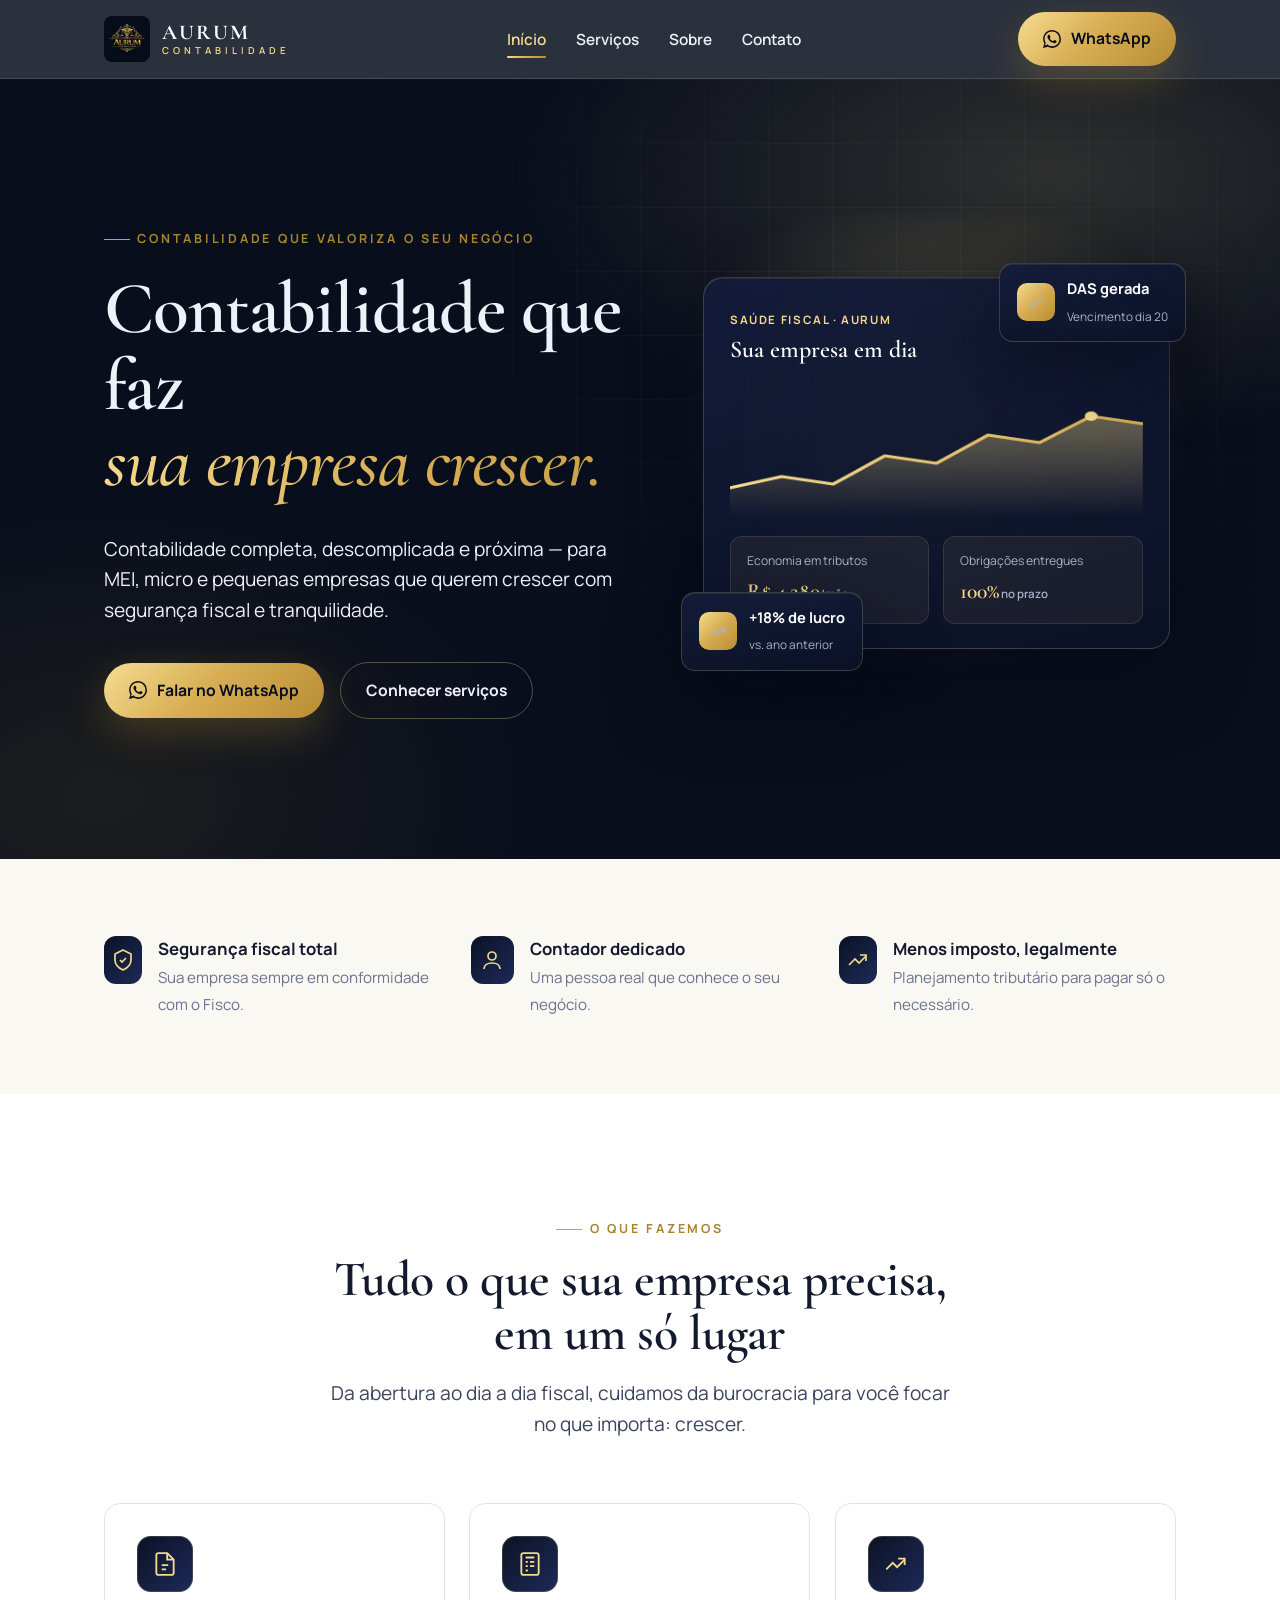
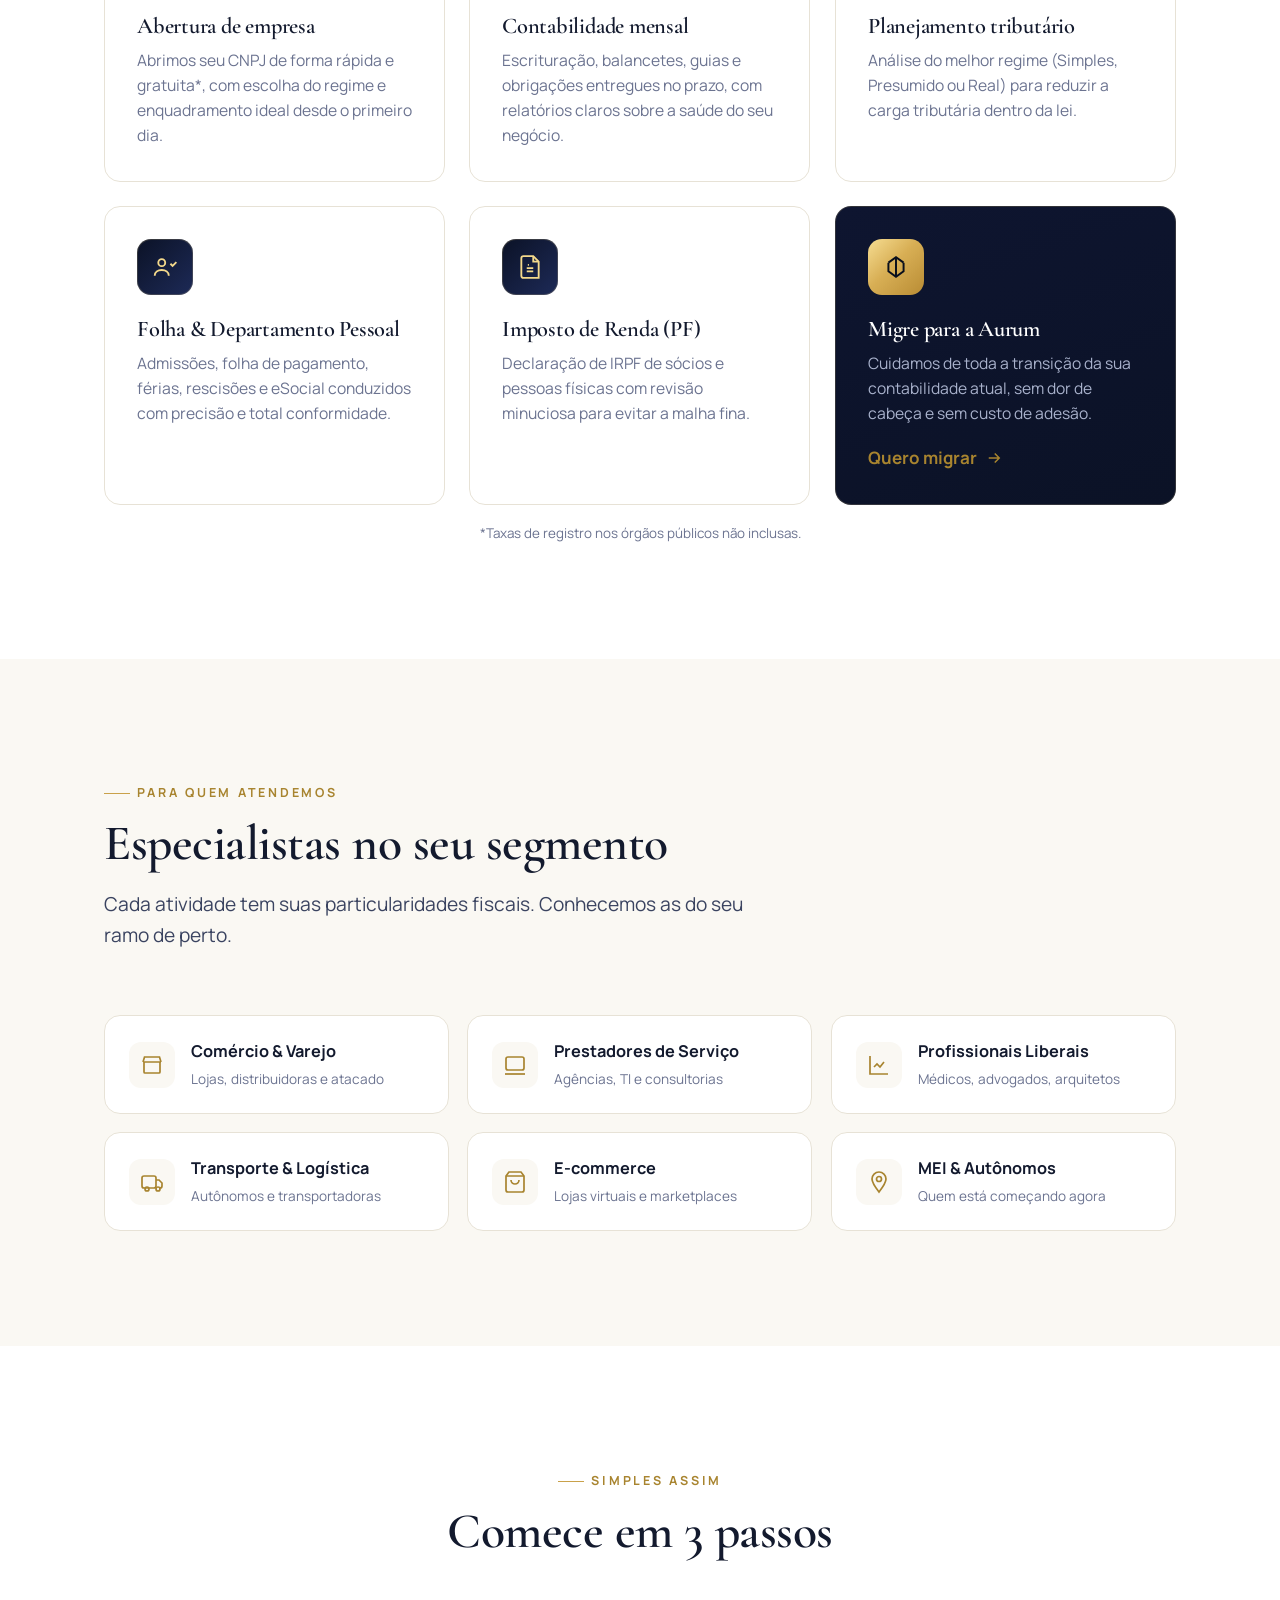
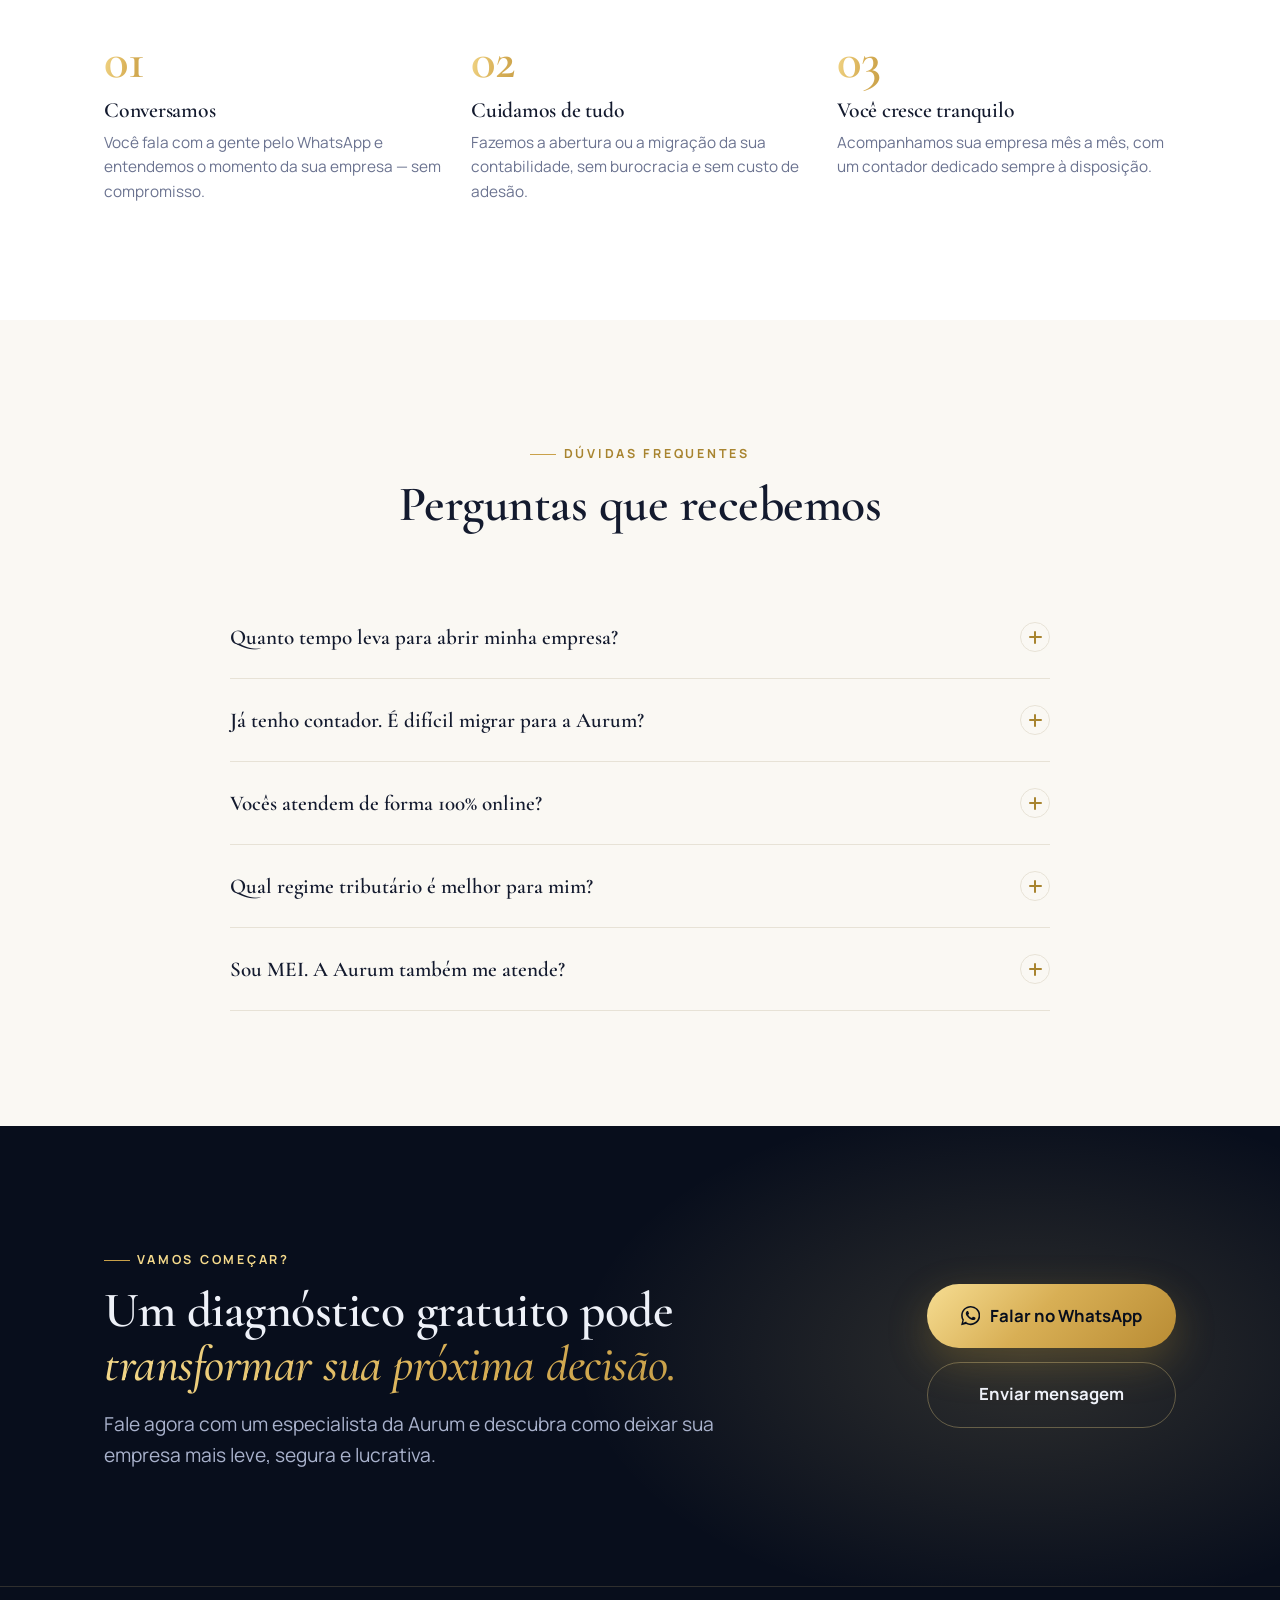
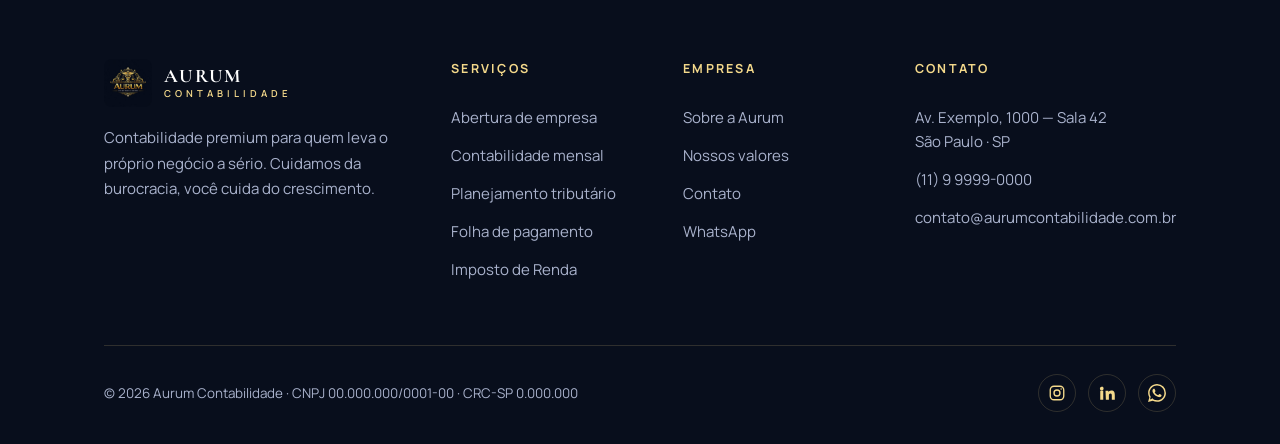
<file: index.html>
<!DOCTYPE html>
<html lang="pt-BR">
<head>
<meta charset="UTF-8" />
<meta name="viewport" content="width=device-width, initial-scale=1.0" />
<title>Aurum Contabilidade — Contabilidade premium para sua empresa crescer</title>
<meta name="description" content="Contabilidade completa para MEI, micro e pequenas empresas. Abertura de empresa, contabilidade mensal, planejamento tributário e folha de pagamento." />
<link rel="stylesheet" href="styles.css" />
</head>
<body>

<!-- ============ HEADER ============ -->
<header class="site-header">
  <div class="wrap">
    <nav class="nav" aria-label="Navegação principal">
      <a href="index.html" class="brand" aria-label="Aurum Contabilidade — Início">
        <img src="logo-aurum.jpeg" alt="Logo Aurum Contabilidade" />
        <span class="brand-txt">
          <span class="b1">AURUM</span>
          <span class="b2">CONTABILIDADE</span>
        </span>
      </a>
      <ul class="nav-links">
        <li><a href="index.html" class="active">Início</a></li>
        <li><a href="servicos.html">Serviços</a></li>
        <li><a href="sobre.html">Sobre</a></li>
        <li><a href="contato.html">Contato</a></li>
      </ul>
      <div class="nav-cta">
        <a href="https://wa.me/5511999990000?text=Ol%C3%A1!%20Gostaria%20de%20falar%20com%20a%20Aurum%20Contabilidade." class="btn btn-gold" target="_blank" rel="noopener">
          <svg class="ico" viewBox="0 0 24 24" fill="currentColor"><path d="M.057 24l1.687-6.163a11.867 11.867 0 01-1.587-5.946C.16 5.335 5.495 0 12.05 0a11.82 11.82 0 018.413 3.488 11.82 11.82 0 013.48 8.414c-.003 6.557-5.338 11.892-11.893 11.892a11.9 11.9 0 01-5.688-1.448L.057 24zM6.597 20.13c1.676.995 3.276 1.591 5.392 1.592 5.448 0 9.886-4.434 9.889-9.885.002-5.462-4.415-9.89-9.881-9.892-5.452 0-9.887 4.434-9.889 9.884a9.86 9.86 0 001.523 5.27l-.999 3.648 3.965-1.617zm11.387-5.464c-.074-.124-.272-.198-.57-.347-.297-.149-1.758-.868-2.031-.967-.272-.099-.47-.149-.669.149-.198.297-.768.967-.941 1.165-.173.198-.347.223-.644.074-.297-.149-1.255-.462-2.39-1.475-.883-.788-1.48-1.761-1.653-2.059-.173-.297-.018-.458.13-.606.134-.133.297-.347.446-.521.151-.172.2-.296.3-.495.099-.198.05-.372-.025-.521-.075-.148-.669-1.611-.916-2.206-.242-.579-.487-.501-.669-.51l-.57-.01c-.198 0-.52.074-.792.372s-1.04 1.016-1.04 2.479 1.065 2.876 1.213 3.074c.149.198 2.095 3.2 5.076 4.487.709.306 1.263.489 1.694.626.712.226 1.36.194 1.872.118.571-.085 1.758-.719 2.006-1.413.248-.695.248-1.29.173-1.414z"/></svg>
          <span class="btn-text-hide">WhatsApp</span>
        </a>
        <button class="nav-toggle" aria-label="Abrir menu"><span></span><span></span><span></span></button>
      </div>
    </nav>
  </div>
</header>

<!-- ============ HERO ============ -->
<section class="hero">
  <div class="wrap">
    <div class="hero-grid">
      <div class="hero-copy reveal">
        <span class="eyebrow">Contabilidade que valoriza o seu negócio</span>
        <h1 class="display">Contabilidade que faz<br><span class="gold-text serif-em">sua empresa crescer.</span></h1>
        <p class="lead">Contabilidade completa, descomplicada e próxima — para MEI, micro e pequenas empresas que querem crescer com segurança fiscal e tranquilidade.</p>
        <div class="hero-actions">
          <a href="https://wa.me/5511999990000?text=Ol%C3%A1!%20Quero%20um%20diagn%C3%B3stico%20gratuito%20da%20Aurum." class="btn btn-gold" target="_blank" rel="noopener">
            <svg class="ico" viewBox="0 0 24 24" fill="currentColor"><path d="M.057 24l1.687-6.163a11.867 11.867 0 01-1.587-5.946C.16 5.335 5.495 0 12.05 0a11.82 11.82 0 018.413 3.488 11.82 11.82 0 013.48 8.414c-.003 6.557-5.338 11.892-11.893 11.892a11.9 11.9 0 01-5.688-1.448L.057 24zM6.597 20.13c1.676.995 3.276 1.591 5.392 1.592 5.448 0 9.886-4.434 9.889-9.885.002-5.462-4.415-9.89-9.881-9.892-5.452 0-9.887 4.434-9.889 9.884a9.86 9.86 0 001.523 5.27l-.999 3.648 3.965-1.617zm11.387-5.464c-.074-.124-.272-.198-.57-.347-.297-.149-1.758-.868-2.031-.967-.272-.099-.47-.149-.669.149-.198.297-.768.967-.941 1.165-.173.198-.347.223-.644.074-.297-.149-1.255-.462-2.39-1.475-.883-.788-1.48-1.761-1.653-2.059-.173-.297-.018-.458.13-.606.134-.133.297-.347.446-.521.151-.172.2-.296.3-.495.099-.198.05-.372-.025-.521-.075-.148-.669-1.611-.916-2.206-.242-.579-.487-.501-.669-.51l-.57-.01c-.198 0-.52.074-.792.372s-1.04 1.016-1.04 2.479 1.065 2.876 1.213 3.074c.149.198 2.095 3.2 5.076 4.487.709.306 1.263.489 1.694.626.712.226 1.36.194 1.872.118.571-.085 1.758-.719 2.006-1.413.248-.695.248-1.29.173-1.414z"/></svg>
            Falar no WhatsApp
          </a>
          <a href="servicos.html" class="btn btn-outline">Conhecer serviços</a>
        </div>
      </div>
      <div class="hero-visual reveal d2">
        <div class="glow"></div>
        <div class="hero-panel">
          <div class="hp-card hp-main">
            <div class="hp-head">
              <div>
                <span class="hp-label">Saúde fiscal · Aurum</span>
                <strong class="hp-title">Sua empresa em dia</strong>
              </div>
              <span class="hp-badge">
                <svg viewBox="0 0 24 24" fill="none" stroke="currentColor" stroke-width="2"><path d="M12 2l8 4v6c0 5-3.5 8-8 10-4.5-2-8-5-8-10V6l8-4z"/><path d="M9 12l2 2 4-4"/></svg>
                Regular
              </span>
            </div>
            <div class="hp-chart">
              <svg viewBox="0 0 320 140" preserveAspectRatio="none" aria-hidden="true">
                <defs>
                  <linearGradient id="hpFill" x1="0" y1="0" x2="0" y2="1">
                    <stop offset="0%" stop-color="rgba(244,217,139,.40)"/>
                    <stop offset="100%" stop-color="rgba(244,217,139,0)"/>
                  </linearGradient>
                  <linearGradient id="hpLine" x1="0" y1="0" x2="1" y2="0">
                    <stop offset="0%" stop-color="#f6dd92"/>
                    <stop offset="100%" stop-color="#d8af55"/>
                  </linearGradient>
                </defs>
                <path class="hp-area" d="M0,108 L40,96 L80,104 L120,74 L160,82 L200,52 L240,60 L280,32 L320,40 L320,140 L0,140 Z" fill="url(#hpFill)"/>
                <path class="hp-stroke" pathLength="1" d="M0,108 L40,96 L80,104 L120,74 L160,82 L200,52 L240,60 L280,32 L320,40" fill="none" stroke="url(#hpLine)" stroke-width="3" stroke-linecap="round" stroke-linejoin="round"/>
                <circle class="hp-dot" cx="280" cy="32" r="5" fill="#f6dd92"/>
              </svg>
            </div>
            <div class="hp-metrics">
              <div class="hp-metric">
                <span>Economia em tributos</span>
                <strong>R$ 4.280<i>/mês</i></strong>
              </div>
              <div class="hp-metric">
                <span>Obrigações entregues</span>
                <strong>100%<i> no prazo</i></strong>
              </div>
            </div>
          </div>
          <div class="hp-card hp-pill hp-pill-1">
            <span class="hp-ico"><svg viewBox="0 0 24 24" fill="none" stroke="currentColor" stroke-width="2"><path d="M20 6L9 17l-5-5"/></svg></span>
            <div><strong>DAS gerada</strong><span>Vencimento dia 20</span></div>
          </div>
          <div class="hp-card hp-pill hp-pill-2">
            <span class="hp-ico"><svg viewBox="0 0 24 24" fill="none" stroke="currentColor" stroke-width="2"><path d="M3 17l6-6 4 4 7-7"/><path d="M14 7h6v6"/></svg></span>
            <div><strong>+18% de lucro</strong><span>vs. ano anterior</span></div>
          </div>
        </div>
      </div>
    </div>
  </div>
</section>

<!-- ============ TRUST / VALUE STRIP ============ -->
<section class="section--tight cream">
  <div class="wrap">
    <div class="grid grid-3" style="gap:30px;">
      <div class="reveal" style="display:flex;gap:16px;align-items:flex-start;">
        <span class="ico-badge" style="margin:0;width:48px;height:48px;border-radius:12px;background:linear-gradient(135deg,var(--navy-900),var(--navy-700));display:grid;place-items:center;color:var(--gold-300);">
          <svg viewBox="0 0 24 24" width="24" height="24" fill="none" stroke="currentColor" stroke-width="1.7"><path d="M12 2l8 4v6c0 5-3.5 8-8 10-4.5-2-8-5-8-10V6l8-4z"/><path d="M9 12l2 2 4-4"/></svg>
        </span>
        <div><b style="display:block;font-size:1.05rem;">Segurança fiscal total</b><span style="color:var(--muted);font-size:.95rem;">Sua empresa sempre em conformidade com o Fisco.</span></div>
      </div>
      <div class="reveal d1" style="display:flex;gap:16px;align-items:flex-start;">
        <span class="ico-badge" style="margin:0;width:48px;height:48px;border-radius:12px;background:linear-gradient(135deg,var(--navy-900),var(--navy-700));display:grid;place-items:center;color:var(--gold-300);">
          <svg viewBox="0 0 24 24" width="24" height="24" fill="none" stroke="currentColor" stroke-width="1.7"><circle cx="12" cy="8" r="4"/><path d="M4 21c0-4 3.6-6 8-6s8 2 8 6"/></svg>
        </span>
        <div><b style="display:block;font-size:1.05rem;">Contador dedicado</b><span style="color:var(--muted);font-size:.95rem;">Uma pessoa real que conhece o seu negócio.</span></div>
      </div>
      <div class="reveal d2" style="display:flex;gap:16px;align-items:flex-start;">
        <span class="ico-badge" style="margin:0;width:48px;height:48px;border-radius:12px;background:linear-gradient(135deg,var(--navy-900),var(--navy-700));display:grid;place-items:center;color:var(--gold-300);">
          <svg viewBox="0 0 24 24" width="24" height="24" fill="none" stroke="currentColor" stroke-width="1.7"><path d="M3 17l6-6 4 4 7-7"/><path d="M14 7h6v6"/></svg>
        </span>
        <div><b style="display:block;font-size:1.05rem;">Menos imposto, legalmente</b><span style="color:var(--muted);font-size:.95rem;">Planejamento tributário para pagar só o necessário.</span></div>
      </div>
    </div>
  </div>
</section>

<!-- ============ SERVIÇOS ============ -->
<section class="section" id="servicos">
  <div class="wrap">
    <div class="section-head center reveal">
      <span class="eyebrow">O que fazemos</span>
      <h2 class="h2">Tudo o que sua empresa precisa,<br>em um só lugar</h2>
      <p class="lead">Da abertura ao dia a dia fiscal, cuidamos da burocracia para você focar no que importa: crescer.</p>
    </div>
    <div class="grid grid-3">
      <article class="card reveal">
        <span class="ico-badge"><svg viewBox="0 0 24 24" fill="none" stroke="currentColor" stroke-width="1.7"><path d="M14 2H6a2 2 0 00-2 2v16a2 2 0 002 2h12a2 2 0 002-2V8z"/><path d="M14 2v6h6"/><path d="M9 13h6M9 17h4"/></svg></span>
        <h3>Abertura de empresa</h3>
        <p>Abrimos seu CNPJ de forma rápida e gratuita*, com escolha do regime e enquadramento ideal desde o primeiro dia.</p>
      </article>
      <article class="card reveal d1">
        <span class="ico-badge"><svg viewBox="0 0 24 24" fill="none" stroke="currentColor" stroke-width="1.7"><rect x="4" y="2" width="16" height="20" rx="2"/><path d="M8 6h8M8 10h2M12 10h4M8 14h2M12 14h4M8 18h2"/></svg></span>
        <h3>Contabilidade mensal</h3>
        <p>Escrituração, balancetes, guias e obrigações entregues no prazo, com relatórios claros sobre a saúde do seu negócio.</p>
      </article>
      <article class="card reveal d2">
        <span class="ico-badge"><svg viewBox="0 0 24 24" fill="none" stroke="currentColor" stroke-width="1.7"><path d="M3 17l6-6 4 4 7-7"/><path d="M14 7h6v6"/></svg></span>
        <h3>Planejamento tributário</h3>
        <p>Análise do melhor regime (Simples, Presumido ou Real) para reduzir a carga tributária dentro da lei.</p>
      </article>
      <article class="card reveal">
        <span class="ico-badge"><svg viewBox="0 0 24 24" fill="none" stroke="currentColor" stroke-width="1.7"><circle cx="9" cy="8" r="3.2"/><path d="M2.5 20c0-3.3 2.9-5.2 6.5-5.2s6.5 1.9 6.5 5.2"/><path d="M17 9l2 2 3.5-3.5"/></svg></span>
        <h3>Folha & Departamento Pessoal</h3>
        <p>Admissões, folha de pagamento, férias, rescisões e eSocial conduzidos com precisão e total conformidade.</p>
      </article>
      <article class="card reveal d1">
        <span class="ico-badge"><svg viewBox="0 0 24 24" fill="none" stroke="currentColor" stroke-width="1.7"><path d="M6 2h9l5 5v15a0 0 0 010 0H6a2 2 0 01-2-2V4a2 2 0 012-2z"/><path d="M15 2v5h5"/><path d="M9 13h6M9 16h6M10 10h1"/></svg></span>
        <h3>Imposto de Renda (PF)</h3>
        <p>Declaração de IRPF de sócios e pessoas físicas com revisão minuciosa para evitar a malha fina.</p>
      </article>
      <article class="card card-dark reveal d2" style="display:flex;flex-direction:column;justify-content:space-between;">
        <div>
          <span class="ico-badge" style="background:var(--gold-grad);color:var(--navy-950);box-shadow:none;"><svg viewBox="0 0 24 24" fill="none" stroke="currentColor" stroke-width="1.8"><path d="M12 3v18M5 8l7-5 7 5"/><path d="M5 8v8l7 5 7-5V8"/></svg></span>
          <h3 style="color:#fff;">Migre para a Aurum</h3>
          <p>Cuidamos de toda a transição da sua contabilidade atual, sem dor de cabeça e sem custo de adesão.</p>
        </div>
        <a href="contato.html" class="link-arrow" style="margin-top:18px;">Quero migrar <svg viewBox="0 0 24 24" width="18" height="18" fill="none" stroke="currentColor" stroke-width="2"><path d="M5 12h14M13 6l6 6-6 6"/></svg></a>
      </article>
    </div>
    <p style="text-align:center;margin-top:18px;font-size:.84rem;color:var(--muted);">*Taxas de registro nos órgãos públicos não inclusas.</p>
  </div>
</section>

<!-- ============ SEGMENTOS ============ -->
<section class="section cream">
  <div class="wrap">
    <div class="section-head reveal">
      <span class="eyebrow">Para quem atendemos</span>
      <h2 class="h2">Especialistas no seu segmento</h2>
      <p class="lead">Cada atividade tem suas particularidades fiscais. Conhecemos as do seu ramo de perto.</p>
    </div>
    <div class="seg-grid">
      <div class="seg reveal"><span class="si"><svg viewBox="0 0 24 24" fill="none" stroke="currentColor" stroke-width="1.7"><path d="M3 9l1.5-5h15L21 9M4 9v10a1 1 0 001 1h14a1 1 0 001-1V9M3 9h18"/></svg></span><div><b>Comércio & Varejo</b><span>Lojas, distribuidoras e atacado</span></div></div>
      <div class="seg reveal d1"><span class="si"><svg viewBox="0 0 24 24" fill="none" stroke="currentColor" stroke-width="1.7"><rect x="3" y="4" width="18" height="13" rx="2"/><path d="M2 21h20"/></svg></span><div><b>Prestadores de Serviço</b><span>Agências, TI e consultorias</span></div></div>
      <div class="seg reveal d2"><span class="si"><svg viewBox="0 0 24 24" fill="none" stroke="currentColor" stroke-width="1.7"><path d="M3 3v18h18"/><path d="M7 14l3-3 3 3 4-5"/></svg></span><div><b>Profissionais Liberais</b><span>Médicos, advogados, arquitetos</span></div></div>
      <div class="seg reveal"><span class="si"><svg viewBox="0 0 24 24" fill="none" stroke="currentColor" stroke-width="1.7"><rect x="2" y="6" width="14" height="12" rx="2"/><path d="M16 10h3l3 3v3a2 2 0 01-2 2h-1"/><circle cx="7" cy="19" r="2"/><circle cx="18" cy="19" r="2"/></svg></span><div><b>Transporte & Logística</b><span>Autônomos e transportadoras</span></div></div>
      <div class="seg reveal d1"><span class="si"><svg viewBox="0 0 24 24" fill="none" stroke="currentColor" stroke-width="1.7"><path d="M6 2L3 6v14a2 2 0 002 2h14a2 2 0 002-2V6l-3-4z"/><path d="M3 6h18M16 10a4 4 0 01-8 0"/></svg></span><div><b>E-commerce</b><span>Lojas virtuais e marketplaces</span></div></div>
      <div class="seg reveal d2"><span class="si"><svg viewBox="0 0 24 24" fill="none" stroke="currentColor" stroke-width="1.7"><path d="M12 2a7 7 0 00-7 7c0 4 7 13 7 13s7-9 7-13a7 7 0 00-7-7z"/><circle cx="12" cy="9" r="2.5"/></svg></span><div><b>MEI & Autônomos</b><span>Quem está começando agora</span></div></div>
    </div>
  </div>
</section>

<!-- ============ COMO FUNCIONA ============ -->
<section class="section">
  <div class="wrap">
    <div class="section-head center reveal">
      <span class="eyebrow">Simples assim</span>
      <h2 class="h2">Comece em 3 passos</h2>
    </div>
    <div class="steps">
      <div class="step reveal"><span class="num">01</span><h3>Conversamos</h3><p>Você fala com a gente pelo WhatsApp e entendemos o momento da sua empresa — sem compromisso.</p></div>
      <div class="step reveal d1"><span class="num">02</span><h3>Cuidamos de tudo</h3><p>Fazemos a abertura ou a migração da sua contabilidade, sem burocracia e sem custo de adesão.</p></div>
      <div class="step reveal d2"><span class="num">03</span><h3>Você cresce tranquilo</h3><p>Acompanhamos sua empresa mês a mês, com um contador dedicado sempre à disposição.</p></div>
    </div>
  </div>
</section>

<!-- ============ FAQ ============ -->
<section class="section cream">
  <div class="wrap">
    <div class="section-head center reveal">
      <span class="eyebrow">Dúvidas frequentes</span>
      <h2 class="h2">Perguntas que recebemos</h2>
    </div>
    <div class="faq reveal">
      <div class="faq-item"><button class="faq-q">Quanto tempo leva para abrir minha empresa?<span class="pm"></span></button><div class="faq-a"><p>O prazo varia conforme a cidade e o tipo de atividade, mas em média o CNPJ sai entre 3 e 10 dias úteis. Cuidamos de toda a documentação e acompanhamos cada etapa nos órgãos públicos.</p></div></div>
      <div class="faq-item"><button class="faq-q">Já tenho contador. É difícil migrar para a Aurum?<span class="pm"></span></button><div class="faq-a"><p>Não. A migração é simples e nós conduzimos todo o processo: solicitamos os documentos ao contador anterior, organizamos a transição e você não paga taxa de adesão. Em poucos dias está tudo no nosso sistema.</p></div></div>
      <div class="faq-item"><button class="faq-q">Vocês atendem de forma 100% online?<span class="pm"></span></button><div class="faq-a"><p>Sim. Atendemos empresas de todo o Brasil de forma digital, com plataforma online e contato direto por WhatsApp. Também recebemos clientes presencialmente em nosso escritório quando preferirem.</p></div></div>
      <div class="faq-item"><button class="faq-q">Qual regime tributário é melhor para mim?<span class="pm"></span></button><div class="faq-a"><p>Depende do faturamento, da atividade e da margem do seu negócio. Fazemos um diagnóstico gratuito comparando Simples Nacional, Lucro Presumido e Lucro Real para indicar a opção que reduz legalmente sua carga tributária.</p></div></div>
      <div class="faq-item"><button class="faq-q">Sou MEI. A Aurum também me atende?<span class="pm"></span></button><div class="faq-a"><p>Com certeza. Ajudamos MEIs com a declaração anual (DASN-SIMEI), regularizações e, quando o negócio cresce, com o desenquadramento e a transição para ME de forma planejada.</p></div></div>
    </div>
  </div>
</section>

<!-- ============ CTA FINAL ============ -->
<section class="section dark-950 cta-band">
  <div class="wrap">
    <div class="cta-inner reveal">
      <div>
        <span class="eyebrow">Vamos começar?</span>
        <h2 class="h2" style="margin-top:14px;">Um diagnóstico gratuito pode<br><span class="gold-text serif-em">transformar sua próxima decisão.</span></h2>
        <p class="lead" style="margin-top:18px;">Fale agora com um especialista da Aurum e descubra como deixar sua empresa mais leve, segura e lucrativa.</p>
      </div>
      <div style="display:flex;flex-direction:column;gap:14px;">
        <a href="https://wa.me/5511999990000?text=Ol%C3%A1!%20Quero%20um%20diagn%C3%B3stico%20gratuito." class="btn btn-gold" target="_blank" rel="noopener" style="font-size:1.05rem;padding:1.1em 2em;">
          <svg class="ico" viewBox="0 0 24 24" fill="currentColor"><path d="M.057 24l1.687-6.163a11.867 11.867 0 01-1.587-5.946C.16 5.335 5.495 0 12.05 0a11.82 11.82 0 018.413 3.488 11.82 11.82 0 013.48 8.414c-.003 6.557-5.338 11.892-11.893 11.892a11.9 11.9 0 01-5.688-1.448L.057 24zM6.597 20.13c1.676.995 3.276 1.591 5.392 1.592 5.448 0 9.886-4.434 9.889-9.885.002-5.462-4.415-9.89-9.881-9.892-5.452 0-9.887 4.434-9.889 9.884a9.86 9.86 0 001.523 5.27l-.999 3.648 3.965-1.617zm11.387-5.464c-.074-.124-.272-.198-.57-.347-.297-.149-1.758-.868-2.031-.967-.272-.099-.47-.149-.669.149-.198.297-.768.967-.941 1.165-.173.198-.347.223-.644.074-.297-.149-1.255-.462-2.39-1.475-.883-.788-1.48-1.761-1.653-2.059-.173-.297-.018-.458.13-.606.134-.133.297-.347.446-.521.151-.172.2-.296.3-.495.099-.198.05-.372-.025-.521-.075-.148-.669-1.611-.916-2.206-.242-.579-.487-.501-.669-.51l-.57-.01c-.198 0-.52.074-.792.372s-1.04 1.016-1.04 2.479 1.065 2.876 1.213 3.074c.149.198 2.095 3.2 5.076 4.487.709.306 1.263.489 1.694.626.712.226 1.36.194 1.872.118.571-.085 1.758-.719 2.006-1.413.248-.695.248-1.29.173-1.414z"/></svg>
          Falar no WhatsApp
        </a>
        <a href="contato.html" class="btn btn-outline" style="font-size:1.05rem;padding:1.1em 2em;">Enviar mensagem</a>
      </div>
    </div>
  </div>
</section>

<!-- ============ FOOTER ============ -->
<footer class="footer">
  <div class="wrap">
    <div class="footer-grid">
      <div class="footer-about">
        <a href="index.html" class="brand">
          <img src="logo-aurum.jpeg" alt="Logo Aurum Contabilidade" style="height:48px;width:48px;object-fit:cover;border-radius:8px;" />
          <span class="brand-txt"><span class="b1">AURUM</span><span class="b2">CONTABILIDADE</span></span>
        </a>
        <p>Contabilidade premium para quem leva o próprio negócio a sério. Cuidamos da burocracia, você cuida do crescimento.</p>
      </div>
      <div class="footer-col">
        <h4>Serviços</h4>
        <a href="servicos.html">Abertura de empresa</a>
        <a href="servicos.html">Contabilidade mensal</a>
        <a href="servicos.html">Planejamento tributário</a>
        <a href="servicos.html">Folha de pagamento</a>
        <a href="servicos.html">Imposto de Renda</a>
      </div>
      <div class="footer-col">
        <h4>Empresa</h4>
        <a href="sobre.html">Sobre a Aurum</a>
        <a href="sobre.html">Nossos valores</a>
        <a href="contato.html">Contato</a>
        <a href="https://wa.me/5511999990000" target="_blank" rel="noopener">WhatsApp</a>
      </div>
      <div class="footer-col">
        <h4>Contato</h4>
        <p>Av. Exemplo, 1000 — Sala 42<br>São Paulo · SP</p>
        <a href="tel:+5511999990000">(11) 9 9999-0000</a>
        <a href="mailto:contato@aurumcontabilidade.com.br">contato@aurumcontabilidade.com.br</a>
      </div>
    </div>
    <div class="footer-bottom">
      <span>© 2026 Aurum Contabilidade · CNPJ 00.000.000/0001-00 · CRC-SP 0.000.000</span>
      <div class="socials">
        <a href="#" aria-label="Instagram"><svg viewBox="0 0 24 24" fill="none" stroke="currentColor" stroke-width="1.8"><rect x="3" y="3" width="18" height="18" rx="5"/><circle cx="12" cy="12" r="4"/><circle cx="17.5" cy="6.5" r="1" fill="currentColor" stroke="none"/></svg></a>
        <a href="#" aria-label="LinkedIn"><svg viewBox="0 0 24 24" fill="currentColor"><path d="M4.98 3.5A2.5 2.5 0 002.5 6a2.5 2.5 0 002.48 2.5A2.5 2.5 0 007.5 6a2.5 2.5 0 00-2.52-2.5zM3 9h4v12H3zM10 9h3.8v1.7h.05c.53-1 1.83-2.05 3.77-2.05 4.03 0 4.78 2.65 4.78 6.1V21h-4v-5.4c0-1.3 0-2.95-1.8-2.95-1.8 0-2.08 1.4-2.08 2.85V21h-4z"/></svg></a>
        <a href="https://wa.me/5511999990000" target="_blank" rel="noopener" aria-label="WhatsApp"><svg viewBox="0 0 24 24" fill="currentColor"><path d="M.057 24l1.687-6.163a11.867 11.867 0 01-1.587-5.946C.16 5.335 5.495 0 12.05 0a11.82 11.82 0 018.413 3.488 11.82 11.82 0 013.48 8.414c-.003 6.557-5.338 11.892-11.893 11.892a11.9 11.9 0 01-5.688-1.448L.057 24zM6.597 20.13c1.676.995 3.276 1.591 5.392 1.592 5.448 0 9.886-4.434 9.889-9.885.002-5.462-4.415-9.89-9.881-9.892-5.452 0-9.887 4.434-9.889 9.884a9.86 9.86 0 001.523 5.27l-.999 3.648 3.965-1.617zm11.387-5.464c-.074-.124-.272-.198-.57-.347-.297-.149-1.758-.868-2.031-.967-.272-.099-.47-.149-.669.149-.198.297-.768.967-.941 1.165-.173.198-.347.223-.644.074-.297-.149-1.255-.462-2.39-1.475-.883-.788-1.48-1.761-1.653-2.059-.173-.297-.018-.458.13-.606.134-.133.297-.347.446-.521.151-.172.2-.296.3-.495.099-.198.05-.372-.025-.521-.075-.148-.669-1.611-.916-2.206-.242-.579-.487-.501-.669-.51l-.57-.01c-.198 0-.52.074-.792.372s-1.04 1.016-1.04 2.479 1.065 2.876 1.213 3.074c.149.198 2.095 3.2 5.076 4.487.709.306 1.263.489 1.694.626.712.226 1.36.194 1.872.118.571-.085 1.758-.719 2.006-1.413.248-.695.248-1.29.173-1.414z"/></svg></a>
      </div>
    </div>
  </div>
</footer>


<script src="site.js"></script>
</body>
</html>
</file>
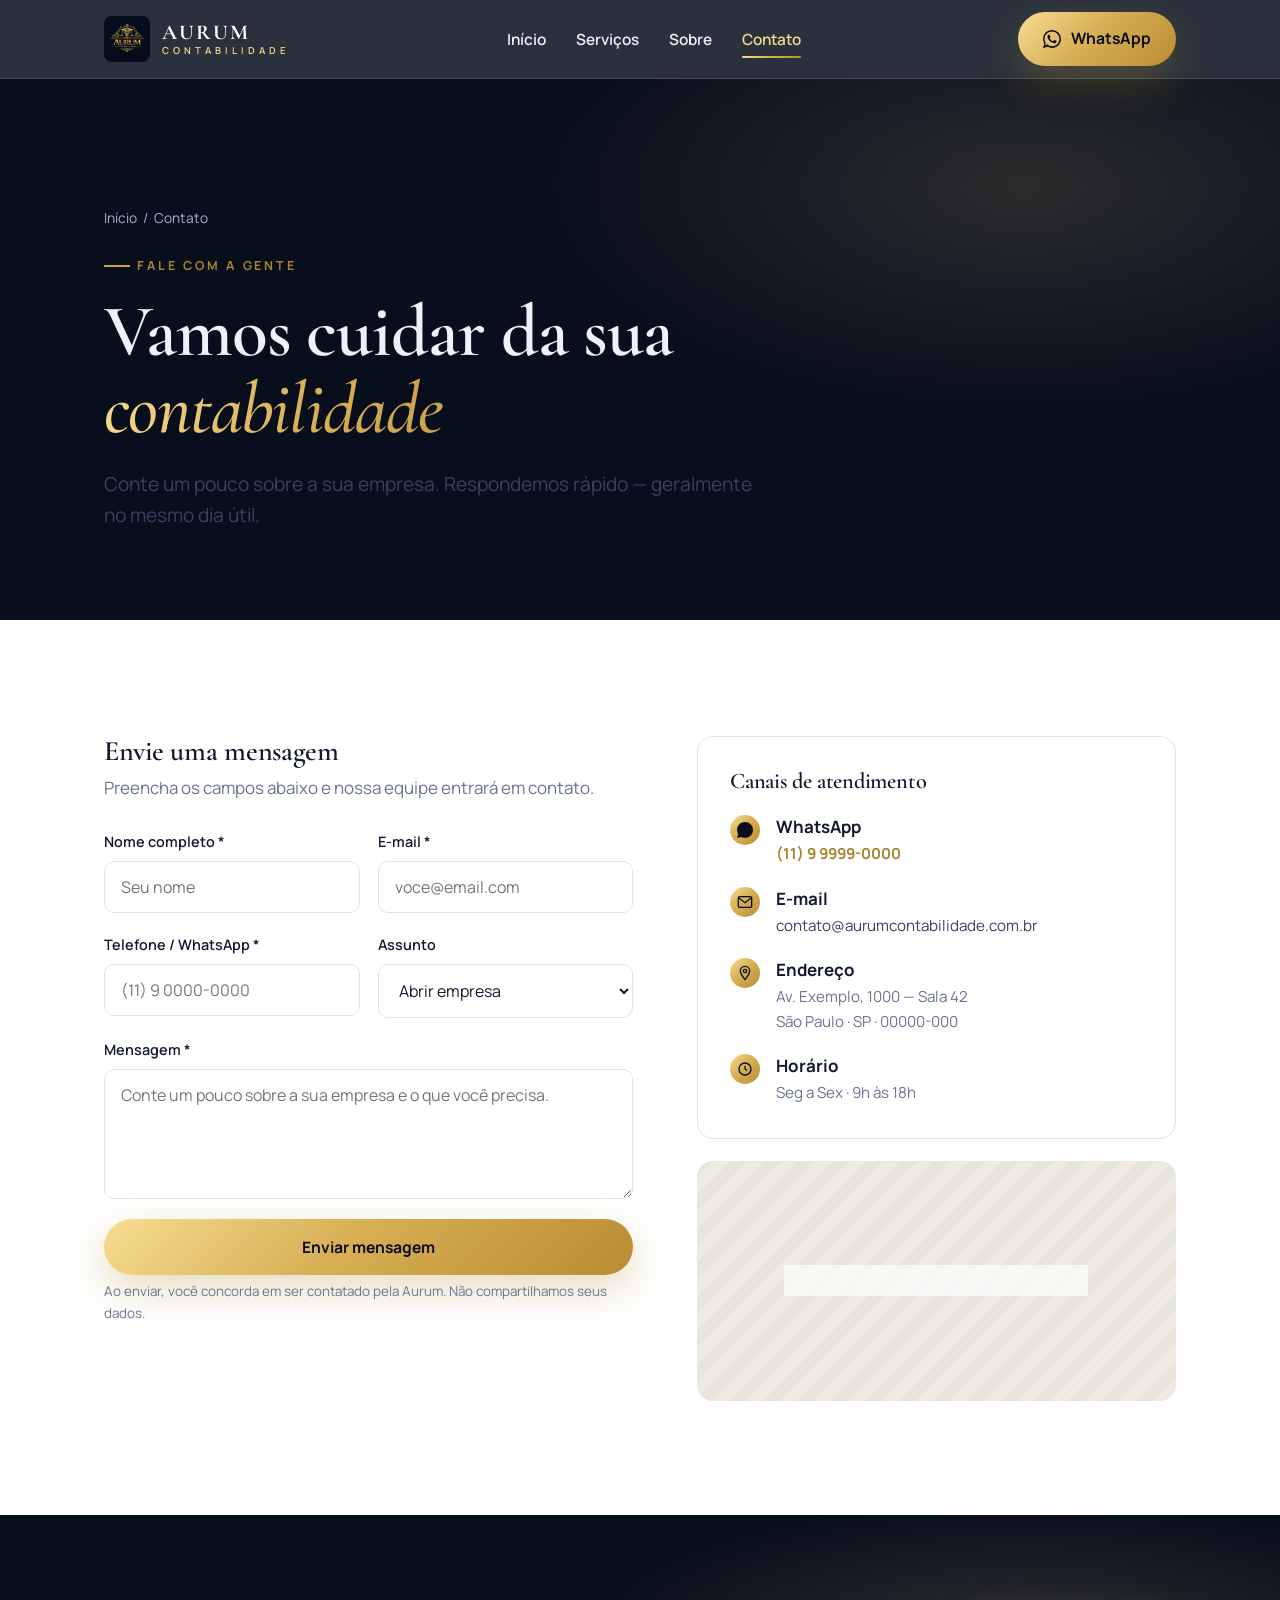
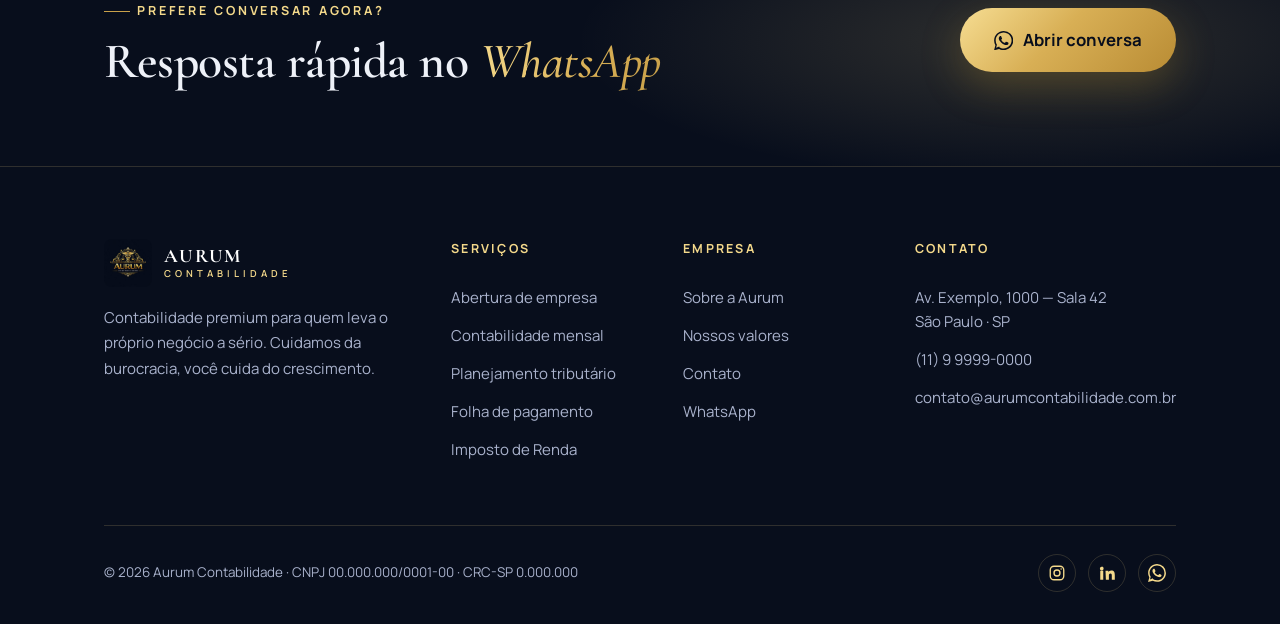
<file: contato.html>
<!DOCTYPE html>
<html lang="pt-BR">
<head>
<meta charset="UTF-8" />
<meta name="viewport" content="width=device-width, initial-scale=1.0" />
<title>Contato — Aurum Contabilidade</title>
<meta name="description" content="Fale com a Aurum Contabilidade. Solicite um diagnóstico gratuito por WhatsApp, telefone, e-mail ou pelo formulário." />
<link rel="stylesheet" href="styles.css" />
</head>
<body>

<header class="site-header">
  <div class="wrap">
    <nav class="nav" aria-label="Navegação principal">
      <a href="index.html" class="brand" aria-label="Aurum Contabilidade — Início">
        <img src="logo-aurum.jpeg" alt="Logo Aurum Contabilidade" />
        <span class="brand-txt"><span class="b1">AURUM</span><span class="b2">CONTABILIDADE</span></span>
      </a>
      <ul class="nav-links">
        <li><a href="index.html">Início</a></li>
        <li><a href="servicos.html">Serviços</a></li>
        <li><a href="sobre.html">Sobre</a></li>
        <li><a href="contato.html" class="active">Contato</a></li>
      </ul>
      <div class="nav-cta">
        <a href="https://wa.me/5511999990000?text=Ol%C3%A1!%20Gostaria%20de%20falar%20com%20a%20Aurum." class="btn btn-gold" target="_blank" rel="noopener">
          <svg class="ico" viewBox="0 0 24 24" fill="currentColor"><path d="M.057 24l1.687-6.163a11.867 11.867 0 01-1.587-5.946C.16 5.335 5.495 0 12.05 0a11.82 11.82 0 018.413 3.488 11.82 11.82 0 013.48 8.414c-.003 6.557-5.338 11.892-11.893 11.892a11.9 11.9 0 01-5.688-1.448L.057 24zM6.597 20.13c1.676.995 3.276 1.591 5.392 1.592 5.448 0 9.886-4.434 9.889-9.885.002-5.462-4.415-9.89-9.881-9.892-5.452 0-9.887 4.434-9.889 9.884a9.86 9.86 0 001.523 5.27l-.999 3.648 3.965-1.617zm11.387-5.464c-.074-.124-.272-.198-.57-.347-.297-.149-1.758-.868-2.031-.967-.272-.099-.47-.149-.669.149-.198.297-.768.967-.941 1.165-.173.198-.347.223-.644.074-.297-.149-1.255-.462-2.39-1.475-.883-.788-1.48-1.761-1.653-2.059-.173-.297-.018-.458.13-.606.134-.133.297-.347.446-.521.151-.172.2-.296.3-.495.099-.198.05-.372-.025-.521-.075-.148-.669-1.611-.916-2.206-.242-.579-.487-.501-.669-.51l-.57-.01c-.198 0-.52.074-.792.372s-1.04 1.016-1.04 2.479 1.065 2.876 1.213 3.074c.149.198 2.095 3.2 5.076 4.487.709.306 1.263.489 1.694.626.712.226 1.36.194 1.872.118.571-.085 1.758-.719 2.006-1.413.248-.695.248-1.29.173-1.414z"/></svg>
          <span class="btn-text-hide">WhatsApp</span>
        </a>
        <button class="nav-toggle" aria-label="Abrir menu"><span></span><span></span><span></span></button>
      </div>
    </nav>
  </div>
</header>

<!-- PAGE HERO -->
<section class="page-hero">
  <div class="wrap">
    <p class="breadcrumb reveal"><a href="index.html">Início</a> &nbsp;/&nbsp; Contato</p>
    <span class="eyebrow reveal">Fale com a gente</span>
    <h1 class="display reveal" style="margin-top:18px;max-width:18ch;">Vamos cuidar da sua <span class="gold-text serif-em">contabilidade</span></h1>
    <p class="lead reveal d1" style="margin-top:22px;">Conte um pouco sobre a sua empresa. Respondemos rápido — geralmente no mesmo dia útil.</p>
  </div>
</section>

<!-- CONTACT -->
<section class="section">
  <div class="wrap">
    <div class="hero-grid" style="align-items:start;gap:clamp(40px,5vw,72px);">
      <!-- FORM -->
      <div class="reveal">
        <h2 class="h3" style="margin-bottom:8px;">Envie uma mensagem</h2>
        <p style="color:var(--muted);margin-bottom:28px;">Preencha os campos abaixo e nossa equipe entrará em contato.</p>
        <form id="contact-form" novalidate>
          <div class="form-row">
            <div class="field">
              <label for="nome">Nome completo *</label>
              <input type="text" id="nome" name="nome" required placeholder="Seu nome" />
              <span class="err">Informe seu nome.</span>
            </div>
            <div class="field">
              <label for="email">E-mail *</label>
              <input type="email" id="email" name="email" required placeholder="voce@email.com" />
              <span class="err">Informe um e-mail válido.</span>
            </div>
          </div>
          <div class="form-row">
            <div class="field">
              <label for="telefone">Telefone / WhatsApp *</label>
              <input type="tel" id="telefone" name="telefone" required placeholder="(11) 9 0000-0000" />
              <span class="err">Informe um telefone.</span>
            </div>
            <div class="field">
              <label for="assunto">Assunto</label>
              <select id="assunto" name="assunto">
                <option>Abrir empresa</option>
                <option>Migrar minha contabilidade</option>
                <option>Contabilidade mensal</option>
                <option>Planejamento tributário</option>
                <option>Folha de pagamento</option>
                <option>Imposto de Renda</option>
                <option>Outro assunto</option>
              </select>
            </div>
          </div>
          <div class="field">
            <label for="mensagem">Mensagem *</label>
            <textarea id="mensagem" name="mensagem" required placeholder="Conte um pouco sobre a sua empresa e o que você precisa."></textarea>
            <span class="err">Escreva uma mensagem.</span>
          </div>
          <button type="submit" class="btn btn-gold" style="width:100%;padding:1.1em;">Enviar mensagem</button>
          <p class="form-note">Ao enviar, você concorda em ser contatado pela Aurum. Não compartilhamos seus dados.</p>
        </form>
        <div class="form-success">
          ✓ Mensagem enviada! Recebemos seu contato e responderemos em breve. Para algo urgente, fale no WhatsApp.
        </div>
      </div>

      <!-- INFO -->
      <div class="reveal d1">
        <div class="card" style="margin-bottom:22px;">
          <h3 class="h3" style="font-size:1.4rem;margin-bottom:20px;">Canais de atendimento</h3>
          <ul class="feat-list" style="gap:18px;">
            <li><span class="ck"><svg viewBox="0 0 24 24" fill="currentColor"><path d="M.057 24l1.687-6.163a11.867 11.867 0 01-1.587-5.946C.16 5.335 5.495 0 12.05 0a11.82 11.82 0 018.413 3.488 11.82 11.82 0 013.48 8.414c-.003 6.557-5.338 11.892-11.893 11.892a11.9 11.9 0 01-5.688-1.448L.057 24z"/></svg></span><div><b>WhatsApp</b><p style="margin-top:2px;"><a href="https://wa.me/5511999990000" target="_blank" rel="noopener" style="color:var(--gold-600);font-weight:700;">(11) 9 9999-0000</a></p></div></li>
            <li><span class="ck"><svg viewBox="0 0 24 24" fill="none" stroke="currentColor" stroke-width="2"><rect x="2" y="4" width="20" height="16" rx="2"/><path d="M3 6l9 7 9-7"/></svg></span><div><b>E-mail</b><p style="margin-top:2px;"><a href="mailto:contato@aurumcontabilidade.com.br" style="color:var(--ink-2);">contato@aurumcontabilidade.com.br</a></p></div></li>
            <li><span class="ck"><svg viewBox="0 0 24 24" fill="none" stroke="currentColor" stroke-width="2"><path d="M12 2a7 7 0 00-7 7c0 4 7 13 7 13s7-9 7-13a7 7 0 00-7-7z"/><circle cx="12" cy="9" r="2.5"/></svg></span><div><b>Endereço</b><p style="margin-top:2px;color:var(--muted);">Av. Exemplo, 1000 — Sala 42<br>São Paulo · SP · 00000-000</p></div></li>
            <li><span class="ck"><svg viewBox="0 0 24 24" fill="none" stroke="currentColor" stroke-width="2"><circle cx="12" cy="12" r="9"/><path d="M12 7v5l3 2"/></svg></span><div><b>Horário</b><p style="margin-top:2px;color:var(--muted);">Seg a Sex · 9h às 18h</p></div></li>
          </ul>
        </div>
        <div class="ph" style="height:240px;"><span class="ph-label">[ mapa · localização do escritório ]</span></div>
      </div>
    </div>
  </div>
</section>

<!-- WHATSAPP BAND -->
<section class="section--tight dark-950 cta-band">
  <div class="wrap">
    <div class="cta-inner reveal">
      <div>
        <span class="eyebrow">Prefere conversar agora?</span>
        <h2 class="h2" style="margin-top:14px;">Resposta rápida no <span class="gold-text serif-em">WhatsApp</span></h2>
      </div>
      <a href="https://wa.me/5511999990000?text=Ol%C3%A1!%20Quero%20um%20diagn%C3%B3stico%20gratuito." class="btn btn-gold" target="_blank" rel="noopener" style="font-size:1.05rem;padding:1.1em 2em;">
        <svg class="ico" viewBox="0 0 24 24" fill="currentColor"><path d="M.057 24l1.687-6.163a11.867 11.867 0 01-1.587-5.946C.16 5.335 5.495 0 12.05 0a11.82 11.82 0 018.413 3.488 11.82 11.82 0 013.48 8.414c-.003 6.557-5.338 11.892-11.893 11.892a11.9 11.9 0 01-5.688-1.448L.057 24zM6.597 20.13c1.676.995 3.276 1.591 5.392 1.592 5.448 0 9.886-4.434 9.889-9.885.002-5.462-4.415-9.89-9.881-9.892-5.452 0-9.887 4.434-9.889 9.884a9.86 9.86 0 001.523 5.27l-.999 3.648 3.965-1.617zm11.387-5.464c-.074-.124-.272-.198-.57-.347-.297-.149-1.758-.868-2.031-.967-.272-.099-.47-.149-.669.149-.198.297-.768.967-.941 1.165-.173.198-.347.223-.644.074-.297-.149-1.255-.462-2.39-1.475-.883-.788-1.48-1.761-1.653-2.059-.173-.297-.018-.458.13-.606.134-.133.297-.347.446-.521.151-.172.2-.296.3-.495.099-.198.05-.372-.025-.521-.075-.148-.669-1.611-.916-2.206-.242-.579-.487-.501-.669-.51l-.57-.01c-.198 0-.52.074-.792.372s-1.04 1.016-1.04 2.479 1.065 2.876 1.213 3.074c.149.198 2.095 3.2 5.076 4.487.709.306 1.263.489 1.694.626.712.226 1.36.194 1.872.118.571-.085 1.758-.719 2.006-1.413.248-.695.248-1.29.173-1.414z"/></svg>
        Abrir conversa
      </a>
    </div>
  </div>
</section>

<footer class="footer">
  <div class="wrap">
    <div class="footer-grid">
      <div class="footer-about">
        <a href="index.html" class="brand">
          <img src="logo-aurum.jpeg" alt="Logo Aurum Contabilidade" style="height:48px;width:48px;object-fit:cover;border-radius:8px;" />
          <span class="brand-txt"><span class="b1">AURUM</span><span class="b2">CONTABILIDADE</span></span>
        </a>
        <p>Contabilidade premium para quem leva o próprio negócio a sério. Cuidamos da burocracia, você cuida do crescimento.</p>
      </div>
      <div class="footer-col">
        <h4>Serviços</h4>
        <a href="servicos.html#abertura">Abertura de empresa</a>
        <a href="servicos.html#mensal">Contabilidade mensal</a>
        <a href="servicos.html#tributario">Planejamento tributário</a>
        <a href="servicos.html#dp">Folha de pagamento</a>
        <a href="servicos.html#irpf">Imposto de Renda</a>
      </div>
      <div class="footer-col">
        <h4>Empresa</h4>
        <a href="sobre.html">Sobre a Aurum</a>
        <a href="sobre.html">Nossos valores</a>
        <a href="contato.html">Contato</a>
        <a href="https://wa.me/5511999990000" target="_blank" rel="noopener">WhatsApp</a>
      </div>
      <div class="footer-col">
        <h4>Contato</h4>
        <p>Av. Exemplo, 1000 — Sala 42<br>São Paulo · SP</p>
        <a href="tel:+5511999990000">(11) 9 9999-0000</a>
        <a href="mailto:contato@aurumcontabilidade.com.br">contato@aurumcontabilidade.com.br</a>
      </div>
    </div>
    <div class="footer-bottom">
      <span>© 2026 Aurum Contabilidade · CNPJ 00.000.000/0001-00 · CRC-SP 0.000.000</span>
      <div class="socials">
        <a href="#" aria-label="Instagram"><svg viewBox="0 0 24 24" fill="none" stroke="currentColor" stroke-width="1.8"><rect x="3" y="3" width="18" height="18" rx="5"/><circle cx="12" cy="12" r="4"/><circle cx="17.5" cy="6.5" r="1" fill="currentColor" stroke="none"/></svg></a>
        <a href="#" aria-label="LinkedIn"><svg viewBox="0 0 24 24" fill="currentColor"><path d="M4.98 3.5A2.5 2.5 0 002.5 6a2.5 2.5 0 002.48 2.5A2.5 2.5 0 007.5 6a2.5 2.5 0 00-2.52-2.5zM3 9h4v12H3zM10 9h3.8v1.7h.05c.53-1 1.83-2.05 3.77-2.05 4.03 0 4.78 2.65 4.78 6.1V21h-4v-5.4c0-1.3 0-2.95-1.8-2.95-1.8 0-2.08 1.4-2.08 2.85V21h-4z"/></svg></a>
        <a href="https://wa.me/5511999990000" target="_blank" rel="noopener" aria-label="WhatsApp"><svg viewBox="0 0 24 24" fill="currentColor"><path d="M.057 24l1.687-6.163a11.867 11.867 0 01-1.587-5.946C.16 5.335 5.495 0 12.05 0a11.82 11.82 0 018.413 3.488 11.82 11.82 0 013.48 8.414c-.003 6.557-5.338 11.892-11.893 11.892a11.9 11.9 0 01-5.688-1.448L.057 24zM6.597 20.13c1.676.995 3.276 1.591 5.392 1.592 5.448 0 9.886-4.434 9.889-9.885.002-5.462-4.415-9.89-9.881-9.892-5.452 0-9.887 4.434-9.889 9.884a9.86 9.86 0 001.523 5.27l-.999 3.648 3.965-1.617zm11.387-5.464c-.074-.124-.272-.198-.57-.347-.297-.149-1.758-.868-2.031-.967-.272-.099-.47-.149-.669.149-.198.297-.768.967-.941 1.165-.173.198-.347.223-.644.074-.297-.149-1.255-.462-2.39-1.475-.883-.788-1.48-1.761-1.653-2.059-.173-.297-.018-.458.13-.606.134-.133.297-.347.446-.521.151-.172.2-.296.3-.495.099-.198.05-.372-.025-.521-.075-.148-.669-1.611-.916-2.206-.242-.579-.487-.501-.669-.51l-.57-.01c-.198 0-.52.074-.792.372s-1.04 1.016-1.04 2.479 1.065 2.876 1.213 3.074c.149.198 2.095 3.2 5.076 4.487.709.306 1.263.489 1.694.626.712.226 1.36.194 1.872.118.571-.085 1.758-.719 2.006-1.413.248-.695.248-1.29.173-1.414z"/></svg></a>
      </div>
    </div>
  </div>
</footer>


<script src="site.js"></script>
</body>
</html>
</file>
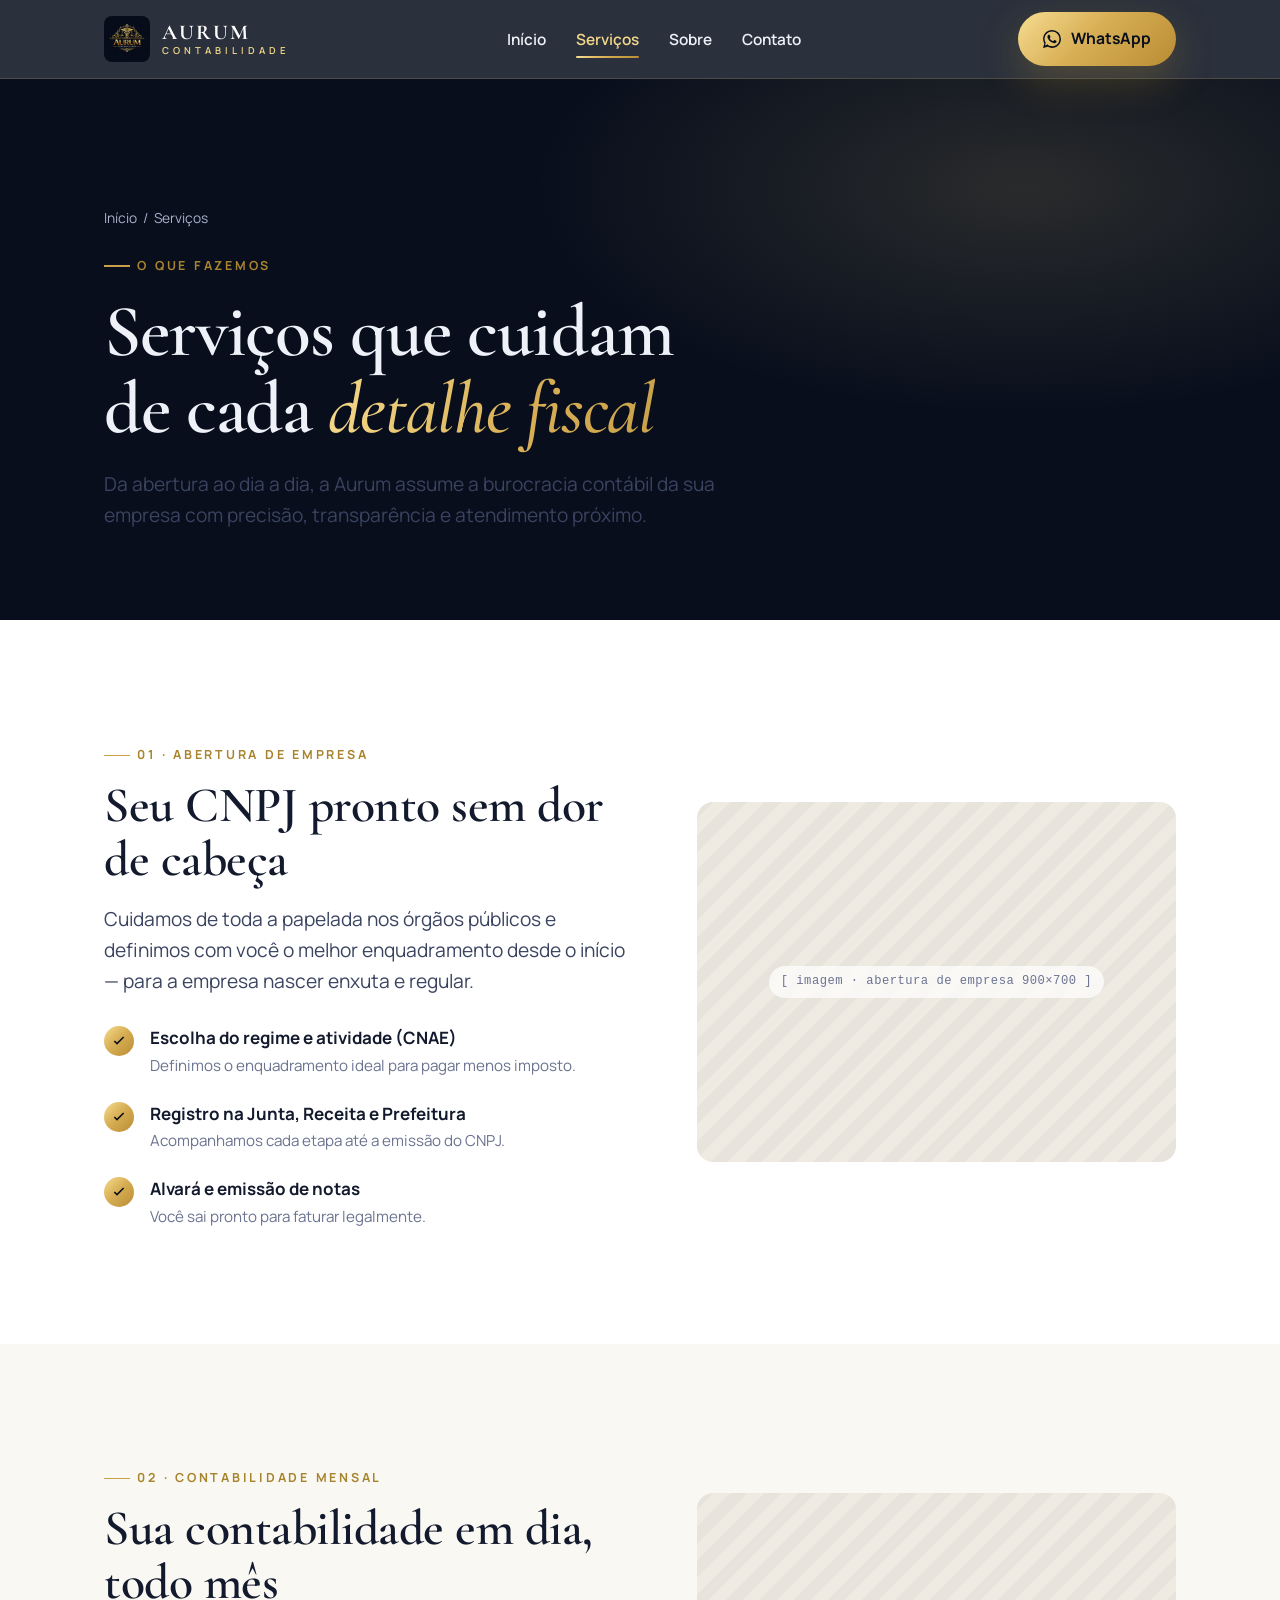
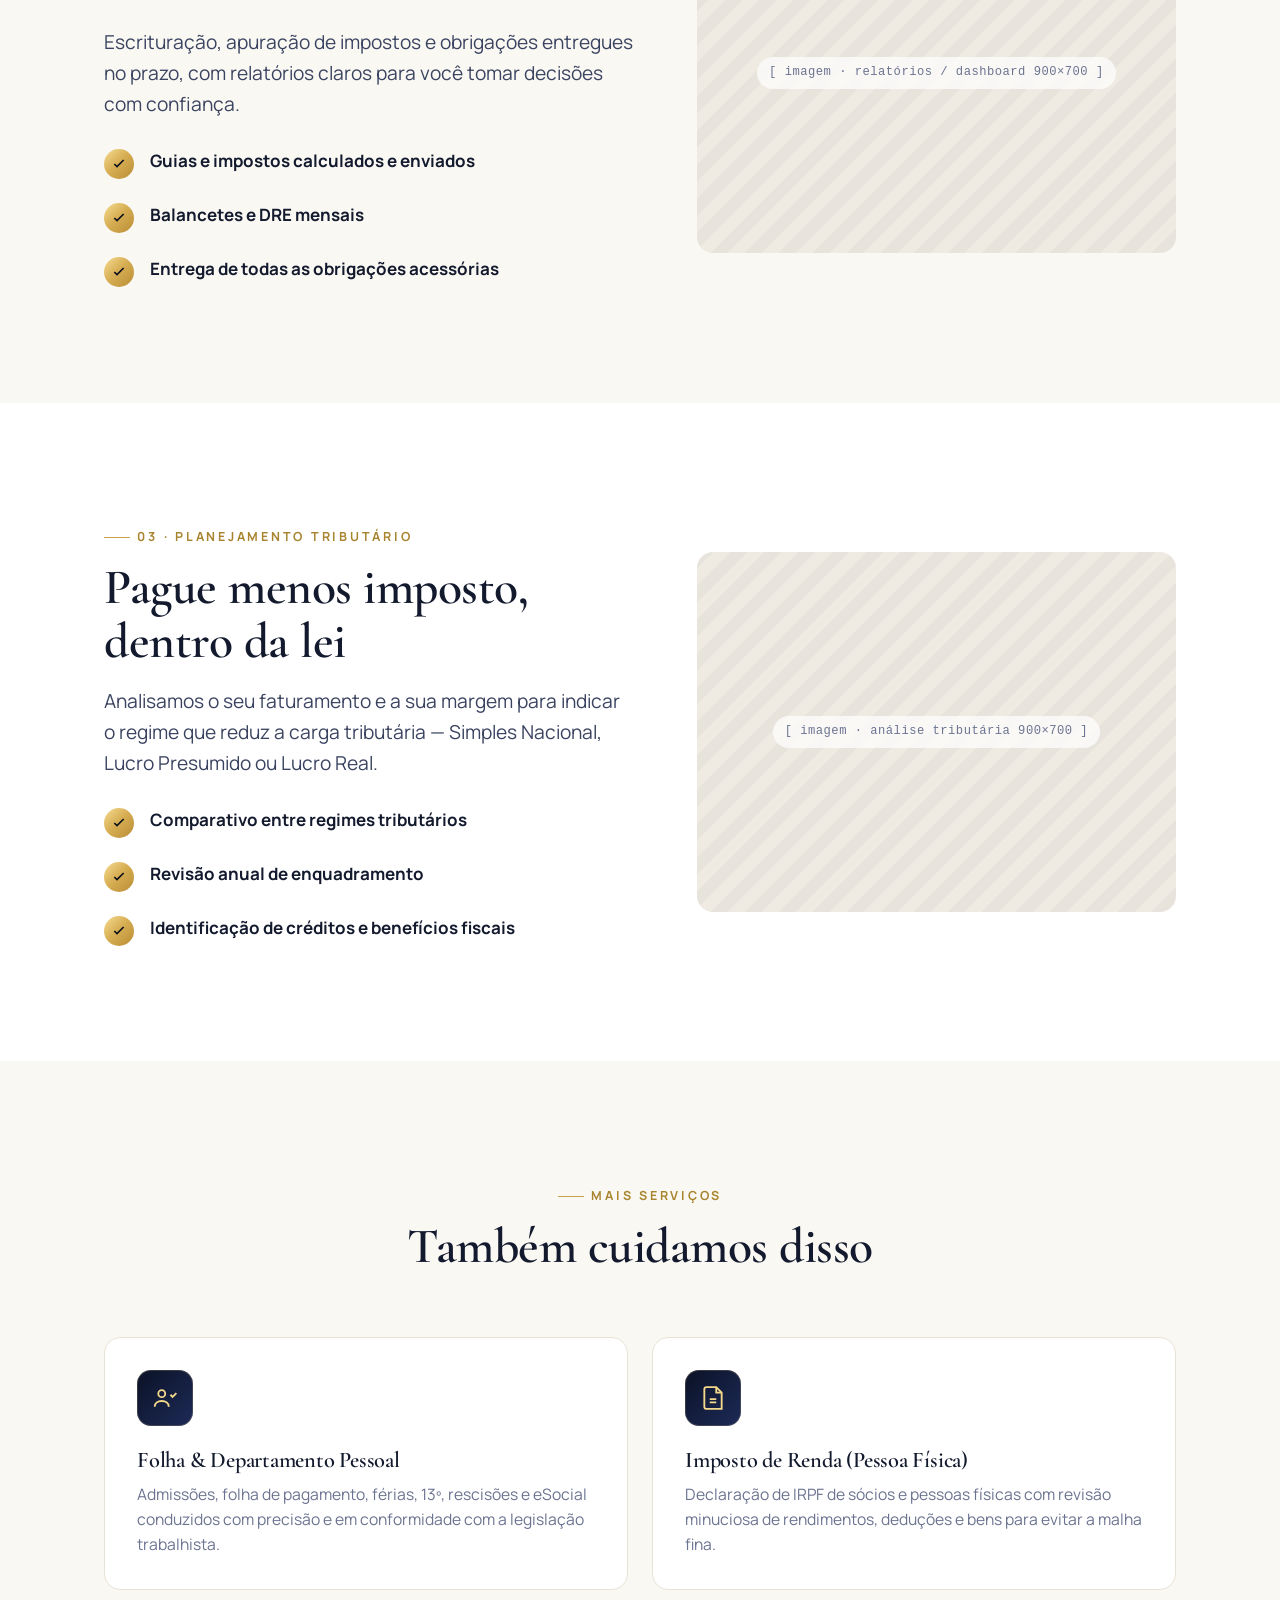
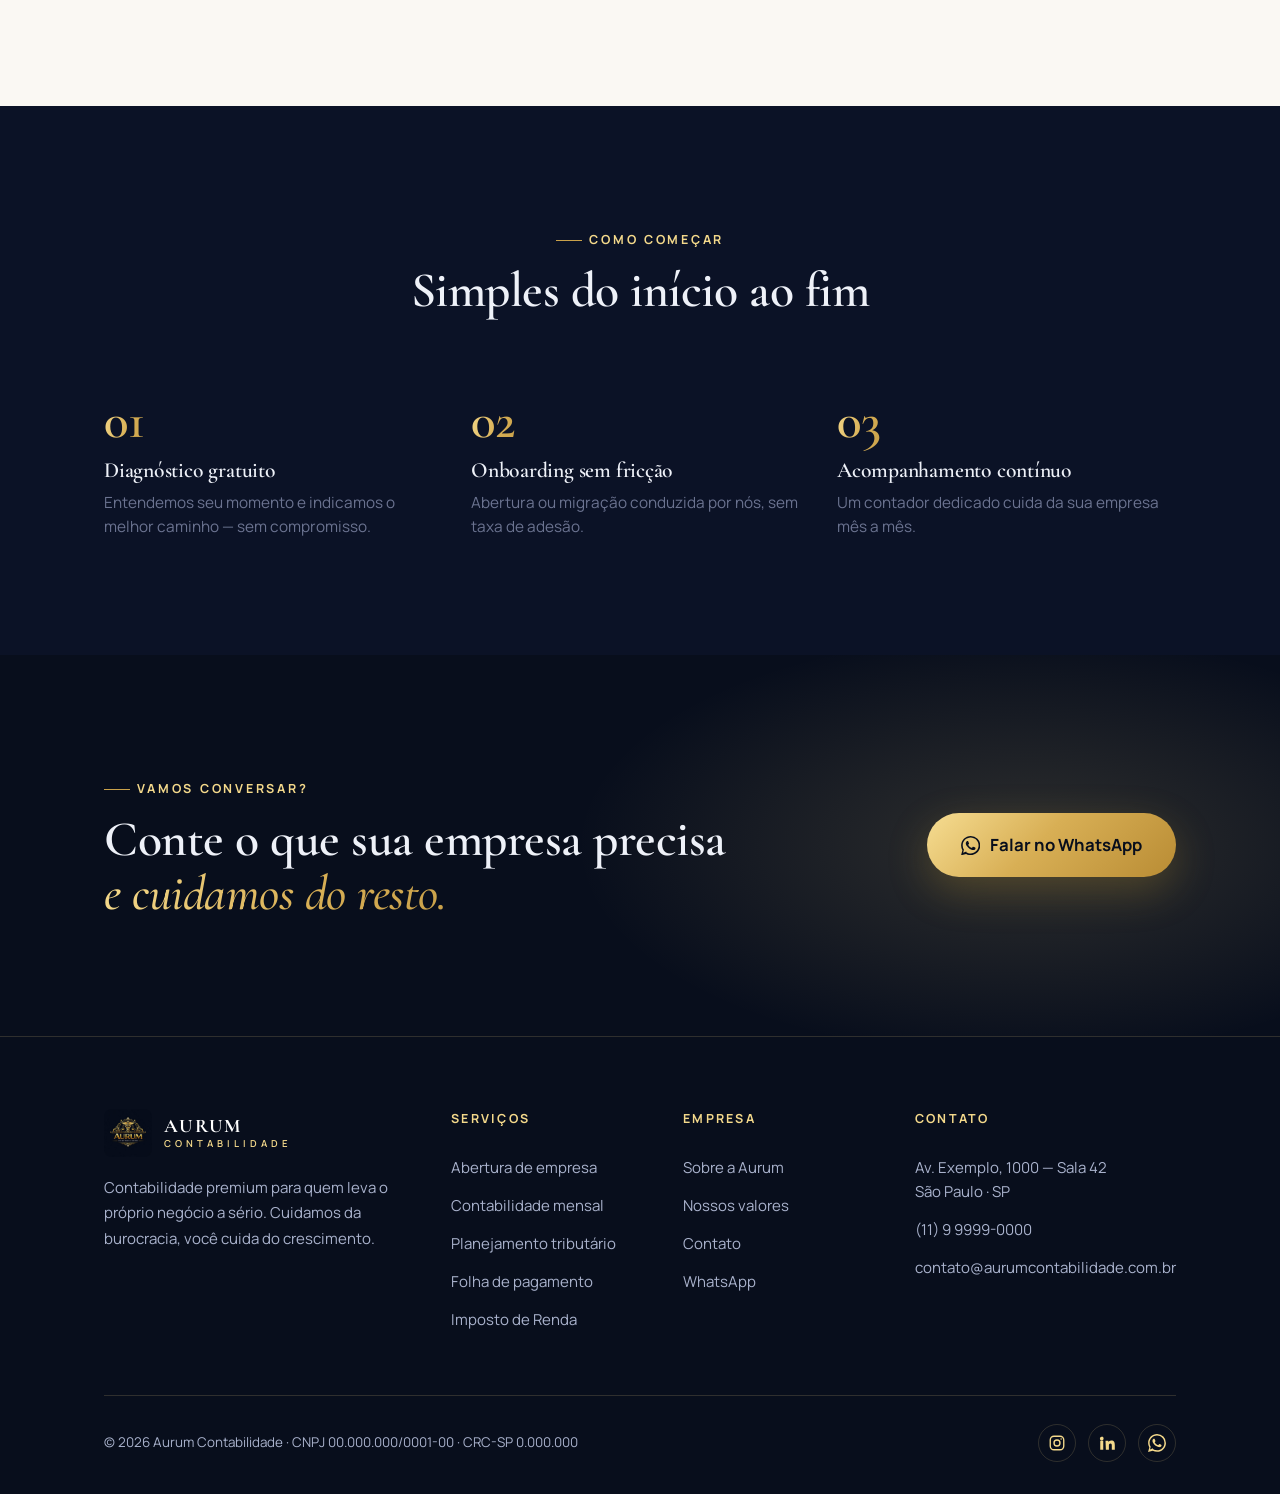
<file: servicos.html>
<!DOCTYPE html>
<html lang="pt-BR">
<head>
<meta charset="UTF-8" />
<meta name="viewport" content="width=device-width, initial-scale=1.0" />
<title>Serviços — Aurum Contabilidade</title>
<meta name="description" content="Conheça os serviços da Aurum Contabilidade: abertura de empresa, contabilidade mensal, planejamento tributário, folha de pagamento e Imposto de Renda." />
<link rel="stylesheet" href="styles.css" />
</head>
<body>

<header class="site-header">
  <div class="wrap">
    <nav class="nav" aria-label="Navegação principal">
      <a href="index.html" class="brand" aria-label="Aurum Contabilidade — Início">
        <img src="logo-aurum.jpeg" alt="Logo Aurum Contabilidade" />
        <span class="brand-txt"><span class="b1">AURUM</span><span class="b2">CONTABILIDADE</span></span>
      </a>
      <ul class="nav-links">
        <li><a href="index.html">Início</a></li>
        <li><a href="servicos.html" class="active">Serviços</a></li>
        <li><a href="sobre.html">Sobre</a></li>
        <li><a href="contato.html">Contato</a></li>
      </ul>
      <div class="nav-cta">
        <a href="https://wa.me/5511999990000?text=Ol%C3%A1!%20Gostaria%20de%20falar%20com%20a%20Aurum." class="btn btn-gold" target="_blank" rel="noopener">
          <svg class="ico" viewBox="0 0 24 24" fill="currentColor"><path d="M.057 24l1.687-6.163a11.867 11.867 0 01-1.587-5.946C.16 5.335 5.495 0 12.05 0a11.82 11.82 0 018.413 3.488 11.82 11.82 0 013.48 8.414c-.003 6.557-5.338 11.892-11.893 11.892a11.9 11.9 0 01-5.688-1.448L.057 24zM6.597 20.13c1.676.995 3.276 1.591 5.392 1.592 5.448 0 9.886-4.434 9.889-9.885.002-5.462-4.415-9.89-9.881-9.892-5.452 0-9.887 4.434-9.889 9.884a9.86 9.86 0 001.523 5.27l-.999 3.648 3.965-1.617zm11.387-5.464c-.074-.124-.272-.198-.57-.347-.297-.149-1.758-.868-2.031-.967-.272-.099-.47-.149-.669.149-.198.297-.768.967-.941 1.165-.173.198-.347.223-.644.074-.297-.149-1.255-.462-2.39-1.475-.883-.788-1.48-1.761-1.653-2.059-.173-.297-.018-.458.13-.606.134-.133.297-.347.446-.521.151-.172.2-.296.3-.495.099-.198.05-.372-.025-.521-.075-.148-.669-1.611-.916-2.206-.242-.579-.487-.501-.669-.51l-.57-.01c-.198 0-.52.074-.792.372s-1.04 1.016-1.04 2.479 1.065 2.876 1.213 3.074c.149.198 2.095 3.2 5.076 4.487.709.306 1.263.489 1.694.626.712.226 1.36.194 1.872.118.571-.085 1.758-.719 2.006-1.413.248-.695.248-1.29.173-1.414z"/></svg>
          <span class="btn-text-hide">WhatsApp</span>
        </a>
        <button class="nav-toggle" aria-label="Abrir menu"><span></span><span></span><span></span></button>
      </div>
    </nav>
  </div>
</header>

<!-- PAGE HERO -->
<section class="page-hero">
  <div class="wrap">
    <p class="breadcrumb reveal"><a href="index.html">Início</a> &nbsp;/&nbsp; Serviços</p>
    <span class="eyebrow reveal">O que fazemos</span>
    <h1 class="display reveal" style="margin-top:18px;max-width:18ch;">Serviços que cuidam de cada <span class="gold-text serif-em">detalhe fiscal</span></h1>
    <p class="lead reveal d1" style="margin-top:22px;">Da abertura ao dia a dia, a Aurum assume a burocracia contábil da sua empresa com precisão, transparência e atendimento próximo.</p>
  </div>
</section>

<!-- SERVICE 1 -->
<section class="section" id="abertura">
  <div class="wrap">
    <div class="hero-grid" style="align-items:center;">
      <div class="reveal">
        <span class="eyebrow">01 · Abertura de empresa</span>
        <h2 class="h2" style="margin-top:14px;">Seu CNPJ pronto sem dor de cabeça</h2>
        <p class="lead" style="margin:18px 0 28px;">Cuidamos de toda a papelada nos órgãos públicos e definimos com você o melhor enquadramento desde o início — para a empresa nascer enxuta e regular.</p>
        <ul class="feat-list">
          <li><span class="ck"><svg viewBox="0 0 24 24" fill="none" stroke="currentColor" stroke-width="2.4"><path d="M5 12l4 4L19 6"/></svg></span><div><b>Escolha do regime e atividade (CNAE)</b><p>Definimos o enquadramento ideal para pagar menos imposto.</p></div></li>
          <li><span class="ck"><svg viewBox="0 0 24 24" fill="none" stroke="currentColor" stroke-width="2.4"><path d="M5 12l4 4L19 6"/></svg></span><div><b>Registro na Junta, Receita e Prefeitura</b><p>Acompanhamos cada etapa até a emissão do CNPJ.</p></div></li>
          <li><span class="ck"><svg viewBox="0 0 24 24" fill="none" stroke="currentColor" stroke-width="2.4"><path d="M5 12l4 4L19 6"/></svg></span><div><b>Alvará e emissão de notas</b><p>Você sai pronto para faturar legalmente.</p></div></li>
        </ul>
      </div>
      <div class="reveal d2"><div class="ph" style="height:clamp(300px,40vh,420px);"><span class="ph-label">[ imagem · abertura de empresa 900×700 ]</span></div></div>
    </div>
  </div>
</section>

<!-- SERVICE 2 -->
<section class="section cream" id="mensal">
  <div class="wrap">
    <div class="hero-grid" style="align-items:center;">
      <div class="reveal d2" style="order:2;"><div class="ph" style="height:clamp(300px,40vh,420px);"><span class="ph-label">[ imagem · relatórios / dashboard 900×700 ]</span></div></div>
      <div class="reveal" style="order:1;">
        <span class="eyebrow">02 · Contabilidade mensal</span>
        <h2 class="h2" style="margin-top:14px;">Sua contabilidade em dia, todo mês</h2>
        <p class="lead" style="margin:18px 0 28px;">Escrituração, apuração de impostos e obrigações entregues no prazo, com relatórios claros para você tomar decisões com confiança.</p>
        <ul class="feat-list">
          <li><span class="ck"><svg viewBox="0 0 24 24" fill="none" stroke="currentColor" stroke-width="2.4"><path d="M5 12l4 4L19 6"/></svg></span><div><b>Guias e impostos calculados e enviados</b></div></li>
          <li><span class="ck"><svg viewBox="0 0 24 24" fill="none" stroke="currentColor" stroke-width="2.4"><path d="M5 12l4 4L19 6"/></svg></span><div><b>Balancetes e DRE mensais</b></div></li>
          <li><span class="ck"><svg viewBox="0 0 24 24" fill="none" stroke="currentColor" stroke-width="2.4"><path d="M5 12l4 4L19 6"/></svg></span><div><b>Entrega de todas as obrigações acessórias</b></div></li>
        </ul>
      </div>
    </div>
  </div>
</section>

<!-- SERVICE 3 -->
<section class="section" id="tributario">
  <div class="wrap">
    <div class="hero-grid" style="align-items:center;">
      <div class="reveal">
        <span class="eyebrow">03 · Planejamento tributário</span>
        <h2 class="h2" style="margin-top:14px;">Pague menos imposto, dentro da lei</h2>
        <p class="lead" style="margin:18px 0 28px;">Analisamos o seu faturamento e a sua margem para indicar o regime que reduz a carga tributária — Simples Nacional, Lucro Presumido ou Lucro Real.</p>
        <ul class="feat-list">
          <li><span class="ck"><svg viewBox="0 0 24 24" fill="none" stroke="currentColor" stroke-width="2.4"><path d="M5 12l4 4L19 6"/></svg></span><div><b>Comparativo entre regimes tributários</b></div></li>
          <li><span class="ck"><svg viewBox="0 0 24 24" fill="none" stroke="currentColor" stroke-width="2.4"><path d="M5 12l4 4L19 6"/></svg></span><div><b>Revisão anual de enquadramento</b></div></li>
          <li><span class="ck"><svg viewBox="0 0 24 24" fill="none" stroke="currentColor" stroke-width="2.4"><path d="M5 12l4 4L19 6"/></svg></span><div><b>Identificação de créditos e benefícios fiscais</b></div></li>
        </ul>
      </div>
      <div class="reveal d2"><div class="ph" style="height:clamp(300px,40vh,420px);"><span class="ph-label">[ imagem · análise tributária 900×700 ]</span></div></div>
    </div>
  </div>
</section>

<!-- SERVICE 4 + 5 cards -->
<section class="section cream">
  <div class="wrap">
    <div class="section-head center reveal">
      <span class="eyebrow">Mais serviços</span>
      <h2 class="h2">Também cuidamos disso</h2>
    </div>
    <div class="grid grid-2">
      <article class="card reveal" id="dp">
        <span class="ico-badge"><svg viewBox="0 0 24 24" fill="none" stroke="currentColor" stroke-width="1.7"><circle cx="9" cy="8" r="3.2"/><path d="M2.5 20c0-3.3 2.9-5.2 6.5-5.2s6.5 1.9 6.5 5.2"/><path d="M17 9l2 2 3.5-3.5"/></svg></span>
        <h3>Folha & Departamento Pessoal</h3>
        <p>Admissões, folha de pagamento, férias, 13º, rescisões e eSocial conduzidos com precisão e em conformidade com a legislação trabalhista.</p>
      </article>
      <article class="card reveal d1" id="irpf">
        <span class="ico-badge"><svg viewBox="0 0 24 24" fill="none" stroke="currentColor" stroke-width="1.7"><path d="M6 2h9l5 5v15H6a2 2 0 01-2-2V4a2 2 0 012-2z"/><path d="M15 2v5h5"/><path d="M9 13h6M9 16h6"/></svg></span>
        <h3>Imposto de Renda (Pessoa Física)</h3>
        <p>Declaração de IRPF de sócios e pessoas físicas com revisão minuciosa de rendimentos, deduções e bens para evitar a malha fina.</p>
      </article>
    </div>
  </div>
</section>

<!-- COMO FUNCIONA -->
<section class="section dark">
  <div class="wrap">
    <div class="section-head center reveal">
      <span class="eyebrow">Como começar</span>
      <h2 class="h2">Simples do início ao fim</h2>
    </div>
    <div class="steps">
      <div class="step reveal"><span class="num">01</span><h3>Diagnóstico gratuito</h3><p>Entendemos seu momento e indicamos o melhor caminho — sem compromisso.</p></div>
      <div class="step reveal d1"><span class="num">02</span><h3>Onboarding sem fricção</h3><p>Abertura ou migração conduzida por nós, sem taxa de adesão.</p></div>
      <div class="step reveal d2"><span class="num">03</span><h3>Acompanhamento contínuo</h3><p>Um contador dedicado cuida da sua empresa mês a mês.</p></div>
    </div>
  </div>
</section>

<!-- CTA -->
<section class="section dark-950 cta-band">
  <div class="wrap">
    <div class="cta-inner reveal">
      <div>
        <span class="eyebrow">Vamos conversar?</span>
        <h2 class="h2" style="margin-top:14px;">Conte o que sua empresa precisa<br><span class="gold-text serif-em">e cuidamos do resto.</span></h2>
      </div>
      <a href="https://wa.me/5511999990000?text=Ol%C3%A1!%20Quero%20saber%20mais%20sobre%20os%20servi%C3%A7os%20da%20Aurum." class="btn btn-gold" target="_blank" rel="noopener" style="font-size:1.05rem;padding:1.1em 2em;">
        <svg class="ico" viewBox="0 0 24 24" fill="currentColor"><path d="M.057 24l1.687-6.163a11.867 11.867 0 01-1.587-5.946C.16 5.335 5.495 0 12.05 0a11.82 11.82 0 018.413 3.488 11.82 11.82 0 013.48 8.414c-.003 6.557-5.338 11.892-11.893 11.892a11.9 11.9 0 01-5.688-1.448L.057 24zM6.597 20.13c1.676.995 3.276 1.591 5.392 1.592 5.448 0 9.886-4.434 9.889-9.885.002-5.462-4.415-9.89-9.881-9.892-5.452 0-9.887 4.434-9.889 9.884a9.86 9.86 0 001.523 5.27l-.999 3.648 3.965-1.617zm11.387-5.464c-.074-.124-.272-.198-.57-.347-.297-.149-1.758-.868-2.031-.967-.272-.099-.47-.149-.669.149-.198.297-.768.967-.941 1.165-.173.198-.347.223-.644.074-.297-.149-1.255-.462-2.39-1.475-.883-.788-1.48-1.761-1.653-2.059-.173-.297-.018-.458.13-.606.134-.133.297-.347.446-.521.151-.172.2-.296.3-.495.099-.198.05-.372-.025-.521-.075-.148-.669-1.611-.916-2.206-.242-.579-.487-.501-.669-.51l-.57-.01c-.198 0-.52.074-.792.372s-1.04 1.016-1.04 2.479 1.065 2.876 1.213 3.074c.149.198 2.095 3.2 5.076 4.487.709.306 1.263.489 1.694.626.712.226 1.36.194 1.872.118.571-.085 1.758-.719 2.006-1.413.248-.695.248-1.29.173-1.414z"/></svg>
        Falar no WhatsApp
      </a>
    </div>
  </div>
</section>

<footer class="footer">
  <div class="wrap">
    <div class="footer-grid">
      <div class="footer-about">
        <a href="index.html" class="brand">
          <img src="logo-aurum.jpeg" alt="Logo Aurum Contabilidade" style="height:48px;width:48px;object-fit:cover;border-radius:8px;" />
          <span class="brand-txt"><span class="b1">AURUM</span><span class="b2">CONTABILIDADE</span></span>
        </a>
        <p>Contabilidade premium para quem leva o próprio negócio a sério. Cuidamos da burocracia, você cuida do crescimento.</p>
      </div>
      <div class="footer-col">
        <h4>Serviços</h4>
        <a href="servicos.html#abertura">Abertura de empresa</a>
        <a href="servicos.html#mensal">Contabilidade mensal</a>
        <a href="servicos.html#tributario">Planejamento tributário</a>
        <a href="servicos.html#dp">Folha de pagamento</a>
        <a href="servicos.html#irpf">Imposto de Renda</a>
      </div>
      <div class="footer-col">
        <h4>Empresa</h4>
        <a href="sobre.html">Sobre a Aurum</a>
        <a href="sobre.html">Nossos valores</a>
        <a href="contato.html">Contato</a>
        <a href="https://wa.me/5511999990000" target="_blank" rel="noopener">WhatsApp</a>
      </div>
      <div class="footer-col">
        <h4>Contato</h4>
        <p>Av. Exemplo, 1000 — Sala 42<br>São Paulo · SP</p>
        <a href="tel:+5511999990000">(11) 9 9999-0000</a>
        <a href="mailto:contato@aurumcontabilidade.com.br">contato@aurumcontabilidade.com.br</a>
      </div>
    </div>
    <div class="footer-bottom">
      <span>© 2026 Aurum Contabilidade · CNPJ 00.000.000/0001-00 · CRC-SP 0.000.000</span>
      <div class="socials">
        <a href="#" aria-label="Instagram"><svg viewBox="0 0 24 24" fill="none" stroke="currentColor" stroke-width="1.8"><rect x="3" y="3" width="18" height="18" rx="5"/><circle cx="12" cy="12" r="4"/><circle cx="17.5" cy="6.5" r="1" fill="currentColor" stroke="none"/></svg></a>
        <a href="#" aria-label="LinkedIn"><svg viewBox="0 0 24 24" fill="currentColor"><path d="M4.98 3.5A2.5 2.5 0 002.5 6a2.5 2.5 0 002.48 2.5A2.5 2.5 0 007.5 6a2.5 2.5 0 00-2.52-2.5zM3 9h4v12H3zM10 9h3.8v1.7h.05c.53-1 1.83-2.05 3.77-2.05 4.03 0 4.78 2.65 4.78 6.1V21h-4v-5.4c0-1.3 0-2.95-1.8-2.95-1.8 0-2.08 1.4-2.08 2.85V21h-4z"/></svg></a>
        <a href="https://wa.me/5511999990000" target="_blank" rel="noopener" aria-label="WhatsApp"><svg viewBox="0 0 24 24" fill="currentColor"><path d="M.057 24l1.687-6.163a11.867 11.867 0 01-1.587-5.946C.16 5.335 5.495 0 12.05 0a11.82 11.82 0 018.413 3.488 11.82 11.82 0 013.48 8.414c-.003 6.557-5.338 11.892-11.893 11.892a11.9 11.9 0 01-5.688-1.448L.057 24zM6.597 20.13c1.676.995 3.276 1.591 5.392 1.592 5.448 0 9.886-4.434 9.889-9.885.002-5.462-4.415-9.89-9.881-9.892-5.452 0-9.887 4.434-9.889 9.884a9.86 9.86 0 001.523 5.27l-.999 3.648 3.965-1.617zm11.387-5.464c-.074-.124-.272-.198-.57-.347-.297-.149-1.758-.868-2.031-.967-.272-.099-.47-.149-.669.149-.198.297-.768.967-.941 1.165-.173.198-.347.223-.644.074-.297-.149-1.255-.462-2.39-1.475-.883-.788-1.48-1.761-1.653-2.059-.173-.297-.018-.458.13-.606.134-.133.297-.347.446-.521.151-.172.2-.296.3-.495.099-.198.05-.372-.025-.521-.075-.148-.669-1.611-.916-2.206-.242-.579-.487-.501-.669-.51l-.57-.01c-.198 0-.52.074-.792.372s-1.04 1.016-1.04 2.479 1.065 2.876 1.213 3.074c.149.198 2.095 3.2 5.076 4.487.709.306 1.263.489 1.694.626.712.226 1.36.194 1.872.118.571-.085 1.758-.719 2.006-1.413.248-.695.248-1.29.173-1.414z"/></svg></a>
      </div>
    </div>
  </div>
</footer>


<script src="site.js"></script>
</body>
</html>
</file>
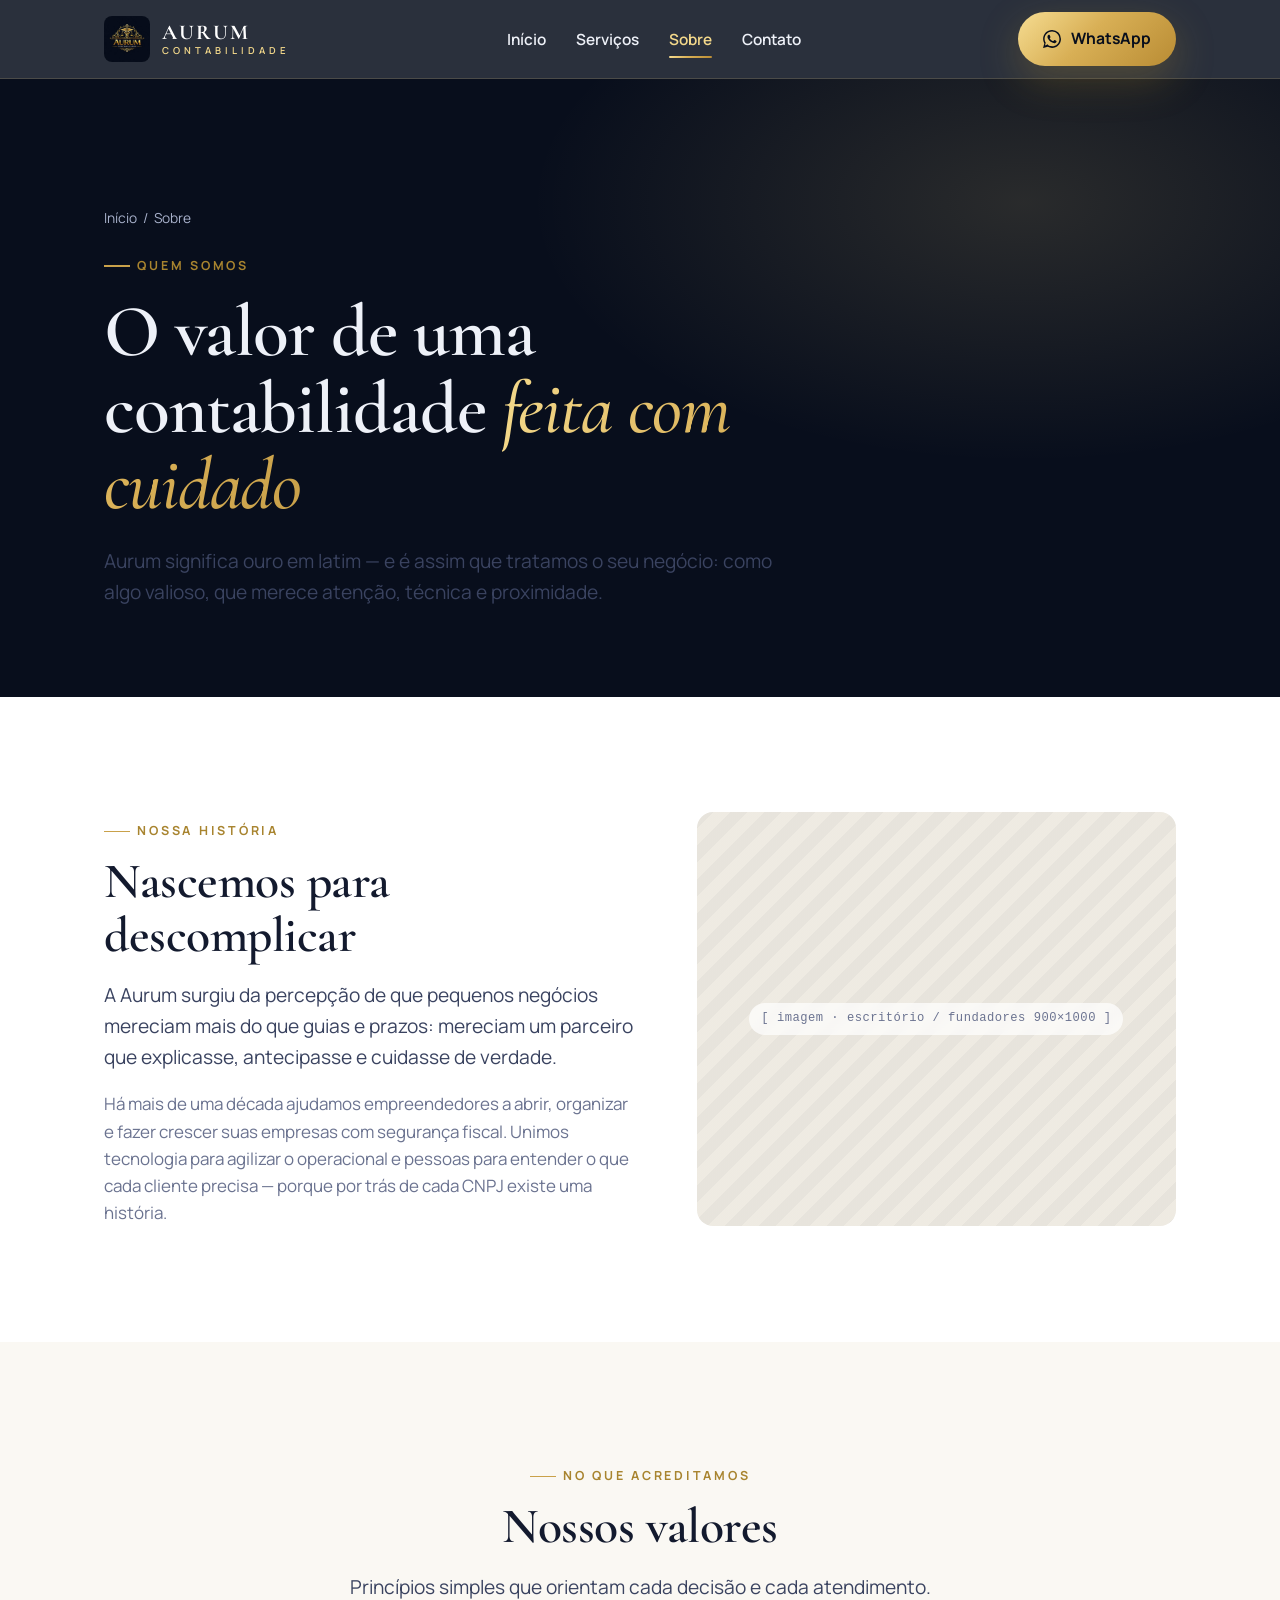
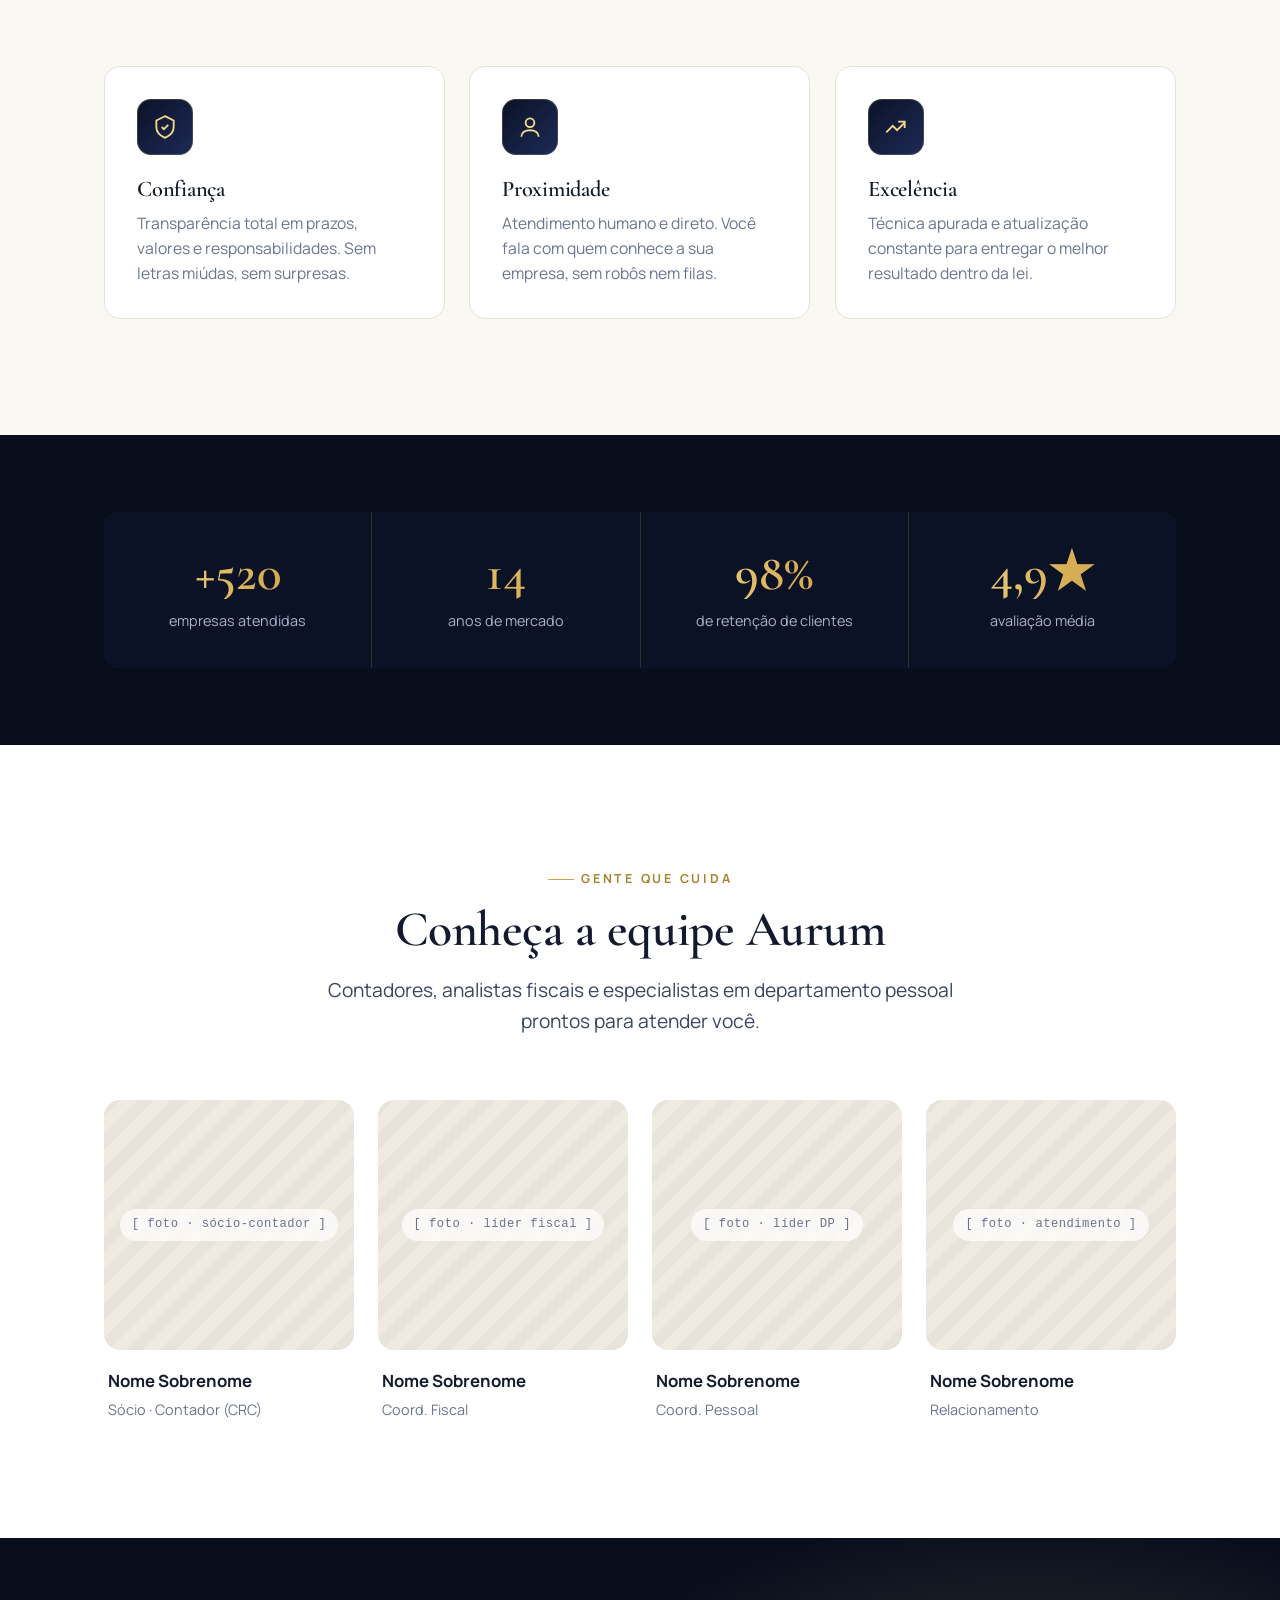
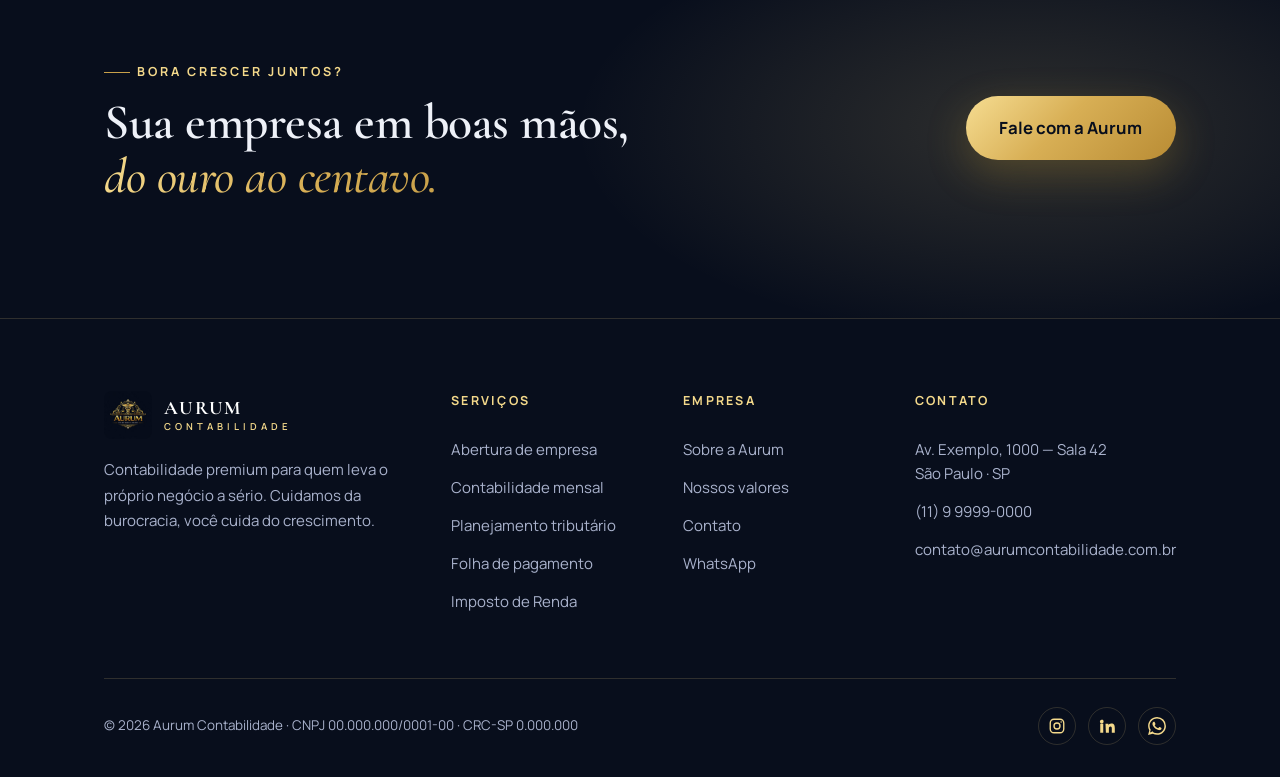
<file: sobre.html>
<!DOCTYPE html>
<html lang="pt-BR">
<head>
<meta charset="UTF-8" />
<meta name="viewport" content="width=device-width, initial-scale=1.0" />
<title>Sobre — Aurum Contabilidade</title>
<meta name="description" content="Conheça a Aurum Contabilidade: nossa história, missão e os valores que guiam o cuidado com cada cliente." />
<link rel="stylesheet" href="styles.css" />
</head>
<body>

<header class="site-header">
  <div class="wrap">
    <nav class="nav" aria-label="Navegação principal">
      <a href="index.html" class="brand" aria-label="Aurum Contabilidade — Início">
        <img src="logo-aurum.jpeg" alt="Logo Aurum Contabilidade" />
        <span class="brand-txt"><span class="b1">AURUM</span><span class="b2">CONTABILIDADE</span></span>
      </a>
      <ul class="nav-links">
        <li><a href="index.html">Início</a></li>
        <li><a href="servicos.html">Serviços</a></li>
        <li><a href="sobre.html" class="active">Sobre</a></li>
        <li><a href="contato.html">Contato</a></li>
      </ul>
      <div class="nav-cta">
        <a href="https://wa.me/5511999990000?text=Ol%C3%A1!%20Gostaria%20de%20falar%20com%20a%20Aurum." class="btn btn-gold" target="_blank" rel="noopener">
          <svg class="ico" viewBox="0 0 24 24" fill="currentColor"><path d="M.057 24l1.687-6.163a11.867 11.867 0 01-1.587-5.946C.16 5.335 5.495 0 12.05 0a11.82 11.82 0 018.413 3.488 11.82 11.82 0 013.48 8.414c-.003 6.557-5.338 11.892-11.893 11.892a11.9 11.9 0 01-5.688-1.448L.057 24zM6.597 20.13c1.676.995 3.276 1.591 5.392 1.592 5.448 0 9.886-4.434 9.889-9.885.002-5.462-4.415-9.89-9.881-9.892-5.452 0-9.887 4.434-9.889 9.884a9.86 9.86 0 001.523 5.27l-.999 3.648 3.965-1.617zm11.387-5.464c-.074-.124-.272-.198-.57-.347-.297-.149-1.758-.868-2.031-.967-.272-.099-.47-.149-.669.149-.198.297-.768.967-.941 1.165-.173.198-.347.223-.644.074-.297-.149-1.255-.462-2.39-1.475-.883-.788-1.48-1.761-1.653-2.059-.173-.297-.018-.458.13-.606.134-.133.297-.347.446-.521.151-.172.2-.296.3-.495.099-.198.05-.372-.025-.521-.075-.148-.669-1.611-.916-2.206-.242-.579-.487-.501-.669-.51l-.57-.01c-.198 0-.52.074-.792.372s-1.04 1.016-1.04 2.479 1.065 2.876 1.213 3.074c.149.198 2.095 3.2 5.076 4.487.709.306 1.263.489 1.694.626.712.226 1.36.194 1.872.118.571-.085 1.758-.719 2.006-1.413.248-.695.248-1.29.173-1.414z"/></svg>
          <span class="btn-text-hide">WhatsApp</span>
        </a>
        <button class="nav-toggle" aria-label="Abrir menu"><span></span><span></span><span></span></button>
      </div>
    </nav>
  </div>
</header>

<!-- PAGE HERO -->
<section class="page-hero">
  <div class="wrap">
    <p class="breadcrumb reveal"><a href="index.html">Início</a> &nbsp;/&nbsp; Sobre</p>
    <span class="eyebrow reveal">Quem somos</span>
    <h1 class="display reveal" style="margin-top:18px;max-width:20ch;">O valor de uma contabilidade <span class="gold-text serif-em">feita com cuidado</span></h1>
    <p class="lead reveal d1" style="margin-top:22px;">Aurum significa ouro em latim — e é assim que tratamos o seu negócio: como algo valioso, que merece atenção, técnica e proximidade.</p>
  </div>
</section>

<!-- HISTÓRIA -->
<section class="section">
  <div class="wrap">
    <div class="hero-grid" style="align-items:center;">
      <div class="reveal">
        <span class="eyebrow">Nossa história</span>
        <h2 class="h2" style="margin-top:14px;">Nascemos para descomplicar</h2>
        <p class="lead" style="margin:18px 0 18px;color:var(--ink-2);">A Aurum surgiu da percepção de que pequenos negócios mereciam mais do que guias e prazos: mereciam um parceiro que explicasse, antecipasse e cuidasse de verdade.</p>
        <p style="color:var(--muted);max-width:54ch;">Há mais de uma década ajudamos empreendedores a abrir, organizar e fazer crescer suas empresas com segurança fiscal. Unimos tecnologia para agilizar o operacional e pessoas para entender o que cada cliente precisa — porque por trás de cada CNPJ existe uma história.</p>
      </div>
      <div class="reveal d2"><div class="ph" style="height:clamp(320px,46vh,480px);"><span class="ph-label">[ imagem · escritório / fundadores 900×1000 ]</span></div></div>
    </div>
  </div>
</section>

<!-- MISSÃO / VALORES -->
<section class="section cream">
  <div class="wrap">
    <div class="section-head center reveal">
      <span class="eyebrow">No que acreditamos</span>
      <h2 class="h2">Nossos valores</h2>
      <p class="lead">Princípios simples que orientam cada decisão e cada atendimento.</p>
    </div>
    <div class="grid grid-3">
      <article class="card reveal">
        <span class="ico-badge"><svg viewBox="0 0 24 24" fill="none" stroke="currentColor" stroke-width="1.7"><path d="M12 2l8 4v6c0 5-3.5 8-8 10-4.5-2-8-5-8-10V6l8-4z"/><path d="M9 12l2 2 4-4"/></svg></span>
        <h3>Confiança</h3>
        <p>Transparência total em prazos, valores e responsabilidades. Sem letras miúdas, sem surpresas.</p>
      </article>
      <article class="card reveal d1">
        <span class="ico-badge"><svg viewBox="0 0 24 24" fill="none" stroke="currentColor" stroke-width="1.7"><circle cx="12" cy="8" r="4"/><path d="M4 21c0-4 3.6-6 8-6s8 2 8 6"/></svg></span>
        <h3>Proximidade</h3>
        <p>Atendimento humano e direto. Você fala com quem conhece a sua empresa, sem robôs nem filas.</p>
      </article>
      <article class="card reveal d2">
        <span class="ico-badge"><svg viewBox="0 0 24 24" fill="none" stroke="currentColor" stroke-width="1.7"><path d="M3 17l6-6 4 4 7-7"/><path d="M14 7h6v6"/></svg></span>
        <h3>Excelência</h3>
        <p>Técnica apurada e atualização constante para entregar o melhor resultado dentro da lei.</p>
      </article>
    </div>
  </div>
</section>

<!-- NÚMEROS -->
<section class="section--tight dark-950">
  <div class="wrap">
    <div class="stats reveal">
      <div class="stat"><b class="gold-text">+520</b><span>empresas atendidas</span></div>
      <div class="stat"><b class="gold-text">14</b><span>anos de mercado</span></div>
      <div class="stat"><b class="gold-text">98%</b><span>de retenção de clientes</span></div>
      <div class="stat"><b class="gold-text">4,9★</b><span>avaliação média</span></div>
    </div>
  </div>
</section>

<!-- EQUIPE -->
<section class="section">
  <div class="wrap">
    <div class="section-head center reveal">
      <span class="eyebrow">Gente que cuida</span>
      <h2 class="h2">Conheça a equipe Aurum</h2>
      <p class="lead">Contadores, analistas fiscais e especialistas em departamento pessoal prontos para atender você.</p>
    </div>
    <div class="grid grid-4">
      <div class="reveal"><div class="ph" style="aspect-ratio:1/1;border-radius:var(--radius);"><span class="ph-label">[ foto · sócio-contador ]</span></div><div style="padding:18px 4px 0;"><b style="display:block;font-size:1.05rem;">Nome Sobrenome</b><span style="color:var(--muted);font-size:.9rem;">Sócio · Contador (CRC)</span></div></div>
      <div class="reveal d1"><div class="ph" style="aspect-ratio:1/1;border-radius:var(--radius);"><span class="ph-label">[ foto · líder fiscal ]</span></div><div style="padding:18px 4px 0;"><b style="display:block;font-size:1.05rem;">Nome Sobrenome</b><span style="color:var(--muted);font-size:.9rem;">Coord. Fiscal</span></div></div>
      <div class="reveal d2"><div class="ph" style="aspect-ratio:1/1;border-radius:var(--radius);"><span class="ph-label">[ foto · líder DP ]</span></div><div style="padding:18px 4px 0;"><b style="display:block;font-size:1.05rem;">Nome Sobrenome</b><span style="color:var(--muted);font-size:.9rem;">Coord. Pessoal</span></div></div>
      <div class="reveal d3"><div class="ph" style="aspect-ratio:1/1;border-radius:var(--radius);"><span class="ph-label">[ foto · atendimento ]</span></div><div style="padding:18px 4px 0;"><b style="display:block;font-size:1.05rem;">Nome Sobrenome</b><span style="color:var(--muted);font-size:.9rem;">Relacionamento</span></div></div>
    </div>
  </div>
</section>

<!-- CTA -->
<section class="section dark-950 cta-band">
  <div class="wrap">
    <div class="cta-inner reveal">
      <div>
        <span class="eyebrow">Bora crescer juntos?</span>
        <h2 class="h2" style="margin-top:14px;">Sua empresa em boas mãos,<br><span class="gold-text serif-em">do ouro ao centavo.</span></h2>
      </div>
      <a href="contato.html" class="btn btn-gold" style="font-size:1.05rem;padding:1.1em 2em;">Fale com a Aurum</a>
    </div>
  </div>
</section>

<footer class="footer">
  <div class="wrap">
    <div class="footer-grid">
      <div class="footer-about">
        <a href="index.html" class="brand">
          <img src="logo-aurum.jpeg" alt="Logo Aurum Contabilidade" style="height:48px;width:48px;object-fit:cover;border-radius:8px;" />
          <span class="brand-txt"><span class="b1">AURUM</span><span class="b2">CONTABILIDADE</span></span>
        </a>
        <p>Contabilidade premium para quem leva o próprio negócio a sério. Cuidamos da burocracia, você cuida do crescimento.</p>
      </div>
      <div class="footer-col">
        <h4>Serviços</h4>
        <a href="servicos.html#abertura">Abertura de empresa</a>
        <a href="servicos.html#mensal">Contabilidade mensal</a>
        <a href="servicos.html#tributario">Planejamento tributário</a>
        <a href="servicos.html#dp">Folha de pagamento</a>
        <a href="servicos.html#irpf">Imposto de Renda</a>
      </div>
      <div class="footer-col">
        <h4>Empresa</h4>
        <a href="sobre.html">Sobre a Aurum</a>
        <a href="sobre.html">Nossos valores</a>
        <a href="contato.html">Contato</a>
        <a href="https://wa.me/5511999990000" target="_blank" rel="noopener">WhatsApp</a>
      </div>
      <div class="footer-col">
        <h4>Contato</h4>
        <p>Av. Exemplo, 1000 — Sala 42<br>São Paulo · SP</p>
        <a href="tel:+5511999990000">(11) 9 9999-0000</a>
        <a href="mailto:contato@aurumcontabilidade.com.br">contato@aurumcontabilidade.com.br</a>
      </div>
    </div>
    <div class="footer-bottom">
      <span>© 2026 Aurum Contabilidade · CNPJ 00.000.000/0001-00 · CRC-SP 0.000.000</span>
      <div class="socials">
        <a href="#" aria-label="Instagram"><svg viewBox="0 0 24 24" fill="none" stroke="currentColor" stroke-width="1.8"><rect x="3" y="3" width="18" height="18" rx="5"/><circle cx="12" cy="12" r="4"/><circle cx="17.5" cy="6.5" r="1" fill="currentColor" stroke="none"/></svg></a>
        <a href="#" aria-label="LinkedIn"><svg viewBox="0 0 24 24" fill="currentColor"><path d="M4.98 3.5A2.5 2.5 0 002.5 6a2.5 2.5 0 002.48 2.5A2.5 2.5 0 007.5 6a2.5 2.5 0 00-2.52-2.5zM3 9h4v12H3zM10 9h3.8v1.7h.05c.53-1 1.83-2.05 3.77-2.05 4.03 0 4.78 2.65 4.78 6.1V21h-4v-5.4c0-1.3 0-2.95-1.8-2.95-1.8 0-2.08 1.4-2.08 2.85V21h-4z"/></svg></a>
        <a href="https://wa.me/5511999990000" target="_blank" rel="noopener" aria-label="WhatsApp"><svg viewBox="0 0 24 24" fill="currentColor"><path d="M.057 24l1.687-6.163a11.867 11.867 0 01-1.587-5.946C.16 5.335 5.495 0 12.05 0a11.82 11.82 0 018.413 3.488 11.82 11.82 0 013.48 8.414c-.003 6.557-5.338 11.892-11.893 11.892a11.9 11.9 0 01-5.688-1.448L.057 24zM6.597 20.13c1.676.995 3.276 1.591 5.392 1.592 5.448 0 9.886-4.434 9.889-9.885.002-5.462-4.415-9.89-9.881-9.892-5.452 0-9.887 4.434-9.889 9.884a9.86 9.86 0 001.523 5.27l-.999 3.648 3.965-1.617zm11.387-5.464c-.074-.124-.272-.198-.57-.347-.297-.149-1.758-.868-2.031-.967-.272-.099-.47-.149-.669.149-.198.297-.768.967-.941 1.165-.173.198-.347.223-.644.074-.297-.149-1.255-.462-2.39-1.475-.883-.788-1.48-1.761-1.653-2.059-.173-.297-.018-.458.13-.606.134-.133.297-.347.446-.521.151-.172.2-.296.3-.495.099-.198.05-.372-.025-.521-.075-.148-.669-1.611-.916-2.206-.242-.579-.487-.501-.669-.51l-.57-.01c-.198 0-.52.074-.792.372s-1.04 1.016-1.04 2.479 1.065 2.876 1.213 3.074c.149.198 2.095 3.2 5.076 4.487.709.306 1.263.489 1.694.626.712.226 1.36.194 1.872.118.571-.085 1.758-.719 2.006-1.413.248-.695.248-1.29.173-1.414z"/></svg></a>
      </div>
    </div>
  </div>
</footer>


<script src="site.js"></script>
</body>
</html>
</file>
<file: styles.css>
/* ============================================================
   AURUM CONTABILIDADE — Design System
   Navy + Gold premium, híbrido claro/escuro
   ============================================================ */

@import url('https://fonts.googleapis.com/css2?family=Cormorant+Garamond:ital,wght@0,500;0,600;0,700;1,500&family=Manrope:wght@400;500;600;700;800&display=swap');

:root {
  /* Navy */
  --navy-950: #080e1c;   /* logo bg */
  --navy-900: #0b1226;
  --navy-850: #0e1530;
  --navy-800: #131c40;
  --navy-700: #1d2a57;
  --navy-600: #2b3a6e;

  /* Gold */
  --gold-100: #faf2db;
  --gold-300: #f4d98b;
  --gold-400: #e7c46a;
  --gold-500: #c9a14a;
  --gold-600: #a8842f;
  --gold-grad: linear-gradient(135deg, #f6dd92 0%, #d8af55 45%, #b98c34 100%);
  --gold-text-grad: linear-gradient(100deg, #f4d98b 0%, #d8af55 60%, #c9a14a 100%);

  /* Light surfaces */
  --cream: #faf8f3;
  --cream-2: #f3efe6;
  --paper: #ffffff;

  /* Text */
  --ink: #131a2e;
  --ink-2: #3a4360;
  --muted: #6b7390;
  --on-dark: #eef1f8;
  --on-dark-muted: #a9b2cc;

  /* Lines */
  --line-light: #e7e2d6;
  --line-dark: rgba(244, 217, 139, 0.16);

  --shadow-sm: 0 1px 2px rgba(11, 18, 38, 0.06), 0 4px 16px rgba(11, 18, 38, 0.05);
  --shadow-md: 0 8px 30px rgba(11, 18, 38, 0.10);
  --shadow-lg: 0 24px 60px rgba(8, 14, 28, 0.18);
  --shadow-gold: 0 14px 40px rgba(176, 138, 47, 0.30);

  --radius: 16px;
  --radius-sm: 10px;
  --radius-lg: 26px;

  --maxw: 1200px;
  --pad: clamp(20px, 5vw, 64px);

  --font-serif: 'Cormorant Garamond', Georgia, serif;
  --font-sans: 'Manrope', system-ui, -apple-system, sans-serif;
}

* { margin: 0; padding: 0; box-sizing: border-box; }

html { scroll-behavior: smooth; -webkit-text-size-adjust: 100%; }

body {
  font-family: var(--font-sans);
  color: var(--ink);
  background: var(--paper);
  line-height: 1.6;
  font-size: 17px;
  -webkit-font-smoothing: antialiased;
  text-rendering: optimizeLegibility;
  overflow-x: hidden;
}

img { max-width: 100%; display: block; }
a { color: inherit; text-decoration: none; }
ul { list-style: none; }

/* ---------- Layout ---------- */
.wrap { max-width: var(--maxw); margin: 0 auto; padding-inline: var(--pad); }
.section { padding-block: clamp(64px, 9vw, 128px); position: relative; }
.section--tight { padding-block: clamp(48px, 6vw, 84px); }

.dark { background: var(--navy-900); color: var(--on-dark); }
.dark-950 { background: var(--navy-950); color: var(--on-dark); }
.cream { background: var(--cream); }

/* ---------- Typography ---------- */
.eyebrow {
  font-family: var(--font-sans);
  font-weight: 700;
  font-size: 0.78rem;
  letter-spacing: 0.22em;
  text-transform: uppercase;
  color: var(--gold-600);
  display: inline-flex;
  align-items: center;
  gap: 0.6em;
}
.eyebrow::before {
  content: "";
  width: 26px; height: 1.5px;
  background: var(--gold-500);
  display: inline-block;
}
.dark .eyebrow, .dark-950 .eyebrow { color: var(--gold-300); }

h1, h2, h3 { font-family: var(--font-serif); font-weight: 600; line-height: 1.08; letter-spacing: -0.01em; }
.display {
  font-size: clamp(2.6rem, 6vw, 4.6rem);
  font-weight: 600;
  line-height: 1.04;
  letter-spacing: -0.015em;
}
.h2 { font-size: clamp(2rem, 4vw, 3.1rem); }
.h3 { font-size: clamp(1.4rem, 2.2vw, 1.85rem); }
.lead { font-size: clamp(1.05rem, 1.5vw, 1.28rem); color: var(--ink-2); max-width: 56ch; }
.dark .lead, .dark-950 .lead { color: var(--on-dark-muted); }
.serif-em { font-family: var(--font-serif); font-style: italic; font-weight: 500; }

.gold-text {
  background: var(--gold-text-grad);
  -webkit-background-clip: text;
  background-clip: text;
  color: transparent;
}

.center { text-align: center; }
.center .lead { margin-inline: auto; }
.section-head { max-width: 64ch; margin-bottom: clamp(40px, 5vw, 64px); }
.section-head.center { margin-inline: auto; }
.section-head .h2 { margin-top: 14px; }
.section-head .lead { margin-top: 18px; }

/* ---------- Buttons ---------- */
.btn {
  display: inline-flex; align-items: center; justify-content: center; gap: 0.6em;
  font-family: var(--font-sans);
  font-weight: 700; font-size: 0.98rem;
  padding: 0.95em 1.6em;
  border-radius: 100px;
  cursor: pointer; border: none;
  transition: transform .25s cubic-bezier(.2,.7,.3,1), box-shadow .25s, background .25s, color .25s;
  white-space: nowrap;
}
.btn:hover { transform: translateY(-2px); }
.btn-gold {
  background: var(--gold-grad);
  color: var(--navy-950);
  box-shadow: var(--shadow-gold);
}
.btn-gold:hover { box-shadow: 0 18px 48px rgba(176,138,47,.42); }
.btn-outline {
  background: transparent; color: var(--ink);
  border: 1.5px solid var(--line-light);
}
.btn-outline:hover { border-color: var(--gold-500); color: var(--gold-600); }
.dark .btn-outline, .dark-950 .btn-outline {
  color: var(--on-dark); border-color: rgba(244,217,139,.32);
}
.dark .btn-outline:hover, .dark-950 .btn-outline:hover {
  border-color: var(--gold-300); color: var(--gold-300);
}
.btn-ghost { background: transparent; padding-inline: 0.4em; color: var(--gold-600); font-weight: 700; }
.dark .btn-ghost, .dark-950 .btn-ghost { color: var(--gold-300); }
.btn .ico { width: 1.15em; height: 1.15em; }

.link-arrow { display: inline-flex; align-items: center; gap: .45em; font-weight: 700; color: var(--gold-600); }
.link-arrow svg { transition: transform .25s; }
.link-arrow:hover svg { transform: translateX(4px); }
.dark .link-arrow, .dark-950 .link-arrow { color: var(--gold-300); }

/* ---------- Header ---------- */
.site-header {
  position: sticky; top: 0; z-index: 100;
  background: rgba(8, 14, 28, 0.86);
  backdrop-filter: blur(14px);
  -webkit-backdrop-filter: blur(14px);
  border-bottom: 1px solid var(--line-dark);
  transition: background .3s, box-shadow .3s;
}
.site-header.scrolled { background: rgba(8,14,28,0.97); box-shadow: 0 10px 30px rgba(0,0,0,.25); }
.nav {
  display: flex; align-items: center; justify-content: space-between;
  height: 78px; gap: 24px;
}
.brand { display: flex; align-items: center; gap: 12px; }
.brand img { height: 46px; width: 46px; object-fit: cover; border-radius: 8px; }
.brand-txt { display: flex; flex-direction: column; line-height: 1; }
.brand-txt .b1 {
  font-family: var(--font-serif); font-weight: 700; font-size: 1.32rem;
  letter-spacing: 0.12em; color: #fff;
}
.brand-txt .b2 {
  font-family: var(--font-sans); font-weight: 600; font-size: 0.6rem;
  letter-spacing: 0.42em; color: var(--gold-300); margin-top: 3px;
}
.nav-links { display: flex; align-items: center; gap: 30px; }
.nav-links a {
  color: var(--on-dark); font-weight: 600; font-size: 0.96rem;
  position: relative; padding: 6px 0; transition: color .2s;
}
.nav-links a:hover, .nav-links a.active { color: var(--gold-300); }
.nav-links a.active::after {
  content: ""; position: absolute; left: 0; right: 0; bottom: -2px; height: 2px;
  background: var(--gold-grad); border-radius: 2px;
}
.nav-cta { display: flex; align-items: center; gap: 14px; }
.nav-toggle { display: none; background: none; border: none; cursor: pointer; padding: 8px; }
.nav-toggle span { display: block; width: 24px; height: 2px; background: var(--gold-300); margin: 5px 0; transition: .3s; border-radius: 2px; }

/* ---------- Hero ---------- */
.hero {
  position: relative; overflow: hidden;
  background: var(--navy-950);
  color: var(--on-dark);
  padding-block: clamp(72px, 11vw, 150px);
}
.hero::before {
  content: ""; position: absolute; inset: 0;
  background:
    radial-gradient(60% 50% at 82% 12%, rgba(244,217,139,.16), transparent 70%),
    radial-gradient(50% 55% at 8% 92%, rgba(176,138,47,.12), transparent 70%);
  pointer-events: none;
}
.hero::after {
  content: ""; position: absolute; inset: 0;
  background-image: linear-gradient(rgba(244,217,139,.05) 1px, transparent 1px),
                    linear-gradient(90deg, rgba(244,217,139,.05) 1px, transparent 1px);
  background-size: 64px 64px;
  -webkit-mask-image: radial-gradient(70% 70% at 70% 30%, #000, transparent 75%);
  mask-image: radial-gradient(70% 70% at 70% 30%, #000, transparent 75%);
  pointer-events: none;
}
.hero .wrap { position: relative; z-index: 2; }
.hero-grid { display: grid; grid-template-columns: 1.05fr 0.95fr; gap: clamp(40px, 5vw, 80px); align-items: center; }
.hero h1 { margin: 22px 0 0; padding-bottom: 0.12em; }
.hero .lead { margin: 24px 0 36px; color: #eef1f8; }
.hero .btn-outline { color: #eef1f8; border-color: rgba(244,217,139,.32); }
.hero .btn-outline:hover { border-color: var(--gold-300); color: var(--gold-300); }
.hero-actions { display: flex; flex-wrap: wrap; gap: 16px; align-items: center; }
.hero-trust { display: flex; gap: 30px; margin-top: 44px; flex-wrap: wrap; }
.hero-trust .ht { display: flex; flex-direction: column; gap: 2px; }
.hero-trust .ht b { font-family: var(--font-serif); font-size: 2.1rem; font-weight: 600; color: var(--gold-300); line-height: 1; }
.hero-trust .ht span { font-size: 0.84rem; color: var(--on-dark-muted); }

/* Decorative hero card */
.hero-visual { position: relative; }
.hero-visual .glow { position: absolute; inset: -10% -6%; background: radial-gradient(circle at 50% 40%, rgba(244,217,139,.22), transparent 65%); filter: blur(8px); }

/* Hero illustrated finance panel */
.hero-panel { position: relative; z-index: 2; padding: 18px 6px 30px; }
.hp-card {
  background: linear-gradient(165deg, rgba(20,28,58,.96), rgba(11,18,38,.96));
  border: 1px solid rgba(244,217,139,.20);
  border-radius: 20px;
  box-shadow: 0 30px 70px rgba(5,9,20,.55), inset 0 1px 0 rgba(244,217,139,.08);
  backdrop-filter: blur(4px);
}
.hp-main { padding: 26px 26px 24px; }
.hp-head { display: flex; align-items: flex-start; justify-content: space-between; gap: 16px; }
.hp-head .hp-label { font-size: .72rem; letter-spacing: .14em; text-transform: uppercase; color: var(--gold-300); font-weight: 700; }
.hp-head .hp-title { display: block; margin-top: 6px; font-family: var(--font-serif); font-size: 1.5rem; font-weight: 600; color: #fff; line-height: 1.1; }
.hp-badge {
  display: inline-flex; align-items: center; gap: 6px; flex: none;
  font-size: .76rem; font-weight: 700; color: #5fd39a;
  padding: 6px 12px; border-radius: 100px;
  background: rgba(95,211,154,.12); border: 1px solid rgba(95,211,154,.3);
}
.hp-badge svg { width: 14px; height: 14px; }
.hp-chart { margin: 22px 0 4px; height: 132px; }
.hp-chart svg { width: 100%; height: 100%; display: block; }
.anim-ready .reveal.in .hp-stroke { stroke-dasharray: 1; stroke-dashoffset: 1; animation: hp-draw 1.6s ease .5s forwards; }
.anim-ready .reveal.in .hp-area, .anim-ready .reveal.in .hp-dot { opacity: 0; animation: hp-fade .8s ease 1.4s forwards; }
@keyframes hp-draw { to { stroke-dashoffset: 0; } }
@keyframes hp-fade { to { opacity: 1; } }
.hp-stroke { stroke-dasharray: none; pathLength: 1; }
.hp-metrics { display: grid; grid-template-columns: 1fr 1fr; gap: 14px; margin-top: 18px; }
.hp-metric { padding: 14px 16px; border-radius: 12px; background: rgba(244,217,139,.06); border: 1px solid rgba(244,217,139,.12); }
.hp-metric span { font-size: .76rem; color: var(--on-dark-muted); display: block; }
.hp-metric strong { font-family: var(--font-serif); font-size: 1.35rem; font-weight: 600; color: var(--gold-300); display: block; margin-top: 4px; }
.hp-metric strong i { font-style: normal; font-family: var(--font-sans); font-size: .72rem; font-weight: 600; color: var(--on-dark-muted); }
.hp-pill { position: absolute; display: flex; align-items: center; gap: 12px; padding: 13px 17px; border-radius: 14px; }
.hp-pill strong { display: block; font-size: .92rem; color: #fff; font-weight: 700; }
.hp-pill span { font-size: .74rem; color: var(--on-dark-muted); }
.hp-ico { flex: none; width: 38px; height: 38px; border-radius: 10px; display: grid; place-items: center; background: var(--gold-grad); color: var(--navy-950); }
.hp-ico svg { width: 19px; height: 19px; }
.hp-pill-1 { top: 4px; right: -10px; animation: hp-float 5s ease-in-out infinite; }
.hp-pill-2 { bottom: 8px; left: -16px; animation: hp-float 5.5s ease-in-out .6s infinite; }
@keyframes hp-float { 0%,100% { transform: translateY(0); } 50% { transform: translateY(-9px); } }
@media (prefers-reduced-motion: reduce) { .hp-pill-1, .hp-pill-2 { animation: none; } }
@media (max-width: 760px) {
  .hp-pill-1 { right: 2px; }
  .hp-pill-2 { left: 2px; }
}

/* ---------- Placeholder media ---------- */
.ph {
  position: relative; overflow: hidden;
  border-radius: var(--radius);
  background-color: var(--cream-2);
  background-image: repeating-linear-gradient(135deg, rgba(11,18,38,.05) 0 12px, rgba(11,18,38,.02) 12px 24px);
  display: grid; place-items: center;
  color: var(--muted);
}
.ph.on-dark {
  background-color: var(--navy-850);
  background-image: repeating-linear-gradient(135deg, rgba(244,217,139,.08) 0 12px, rgba(244,217,139,.02) 12px 24px);
  color: var(--on-dark-muted);
  border: 1px solid var(--line-dark);
}
.ph .ph-label {
  font-family: ui-monospace, 'SF Mono', Menlo, monospace;
  font-size: 0.76rem; letter-spacing: .04em;
  padding: 6px 12px; border-radius: 100px;
  background: rgba(255,255,255,.7); backdrop-filter: blur(4px);
}
.ph.on-dark .ph-label { background: rgba(8,14,28,.55); border: 1px solid var(--line-dark); }

/* ---------- Cards ---------- */
.grid { display: grid; gap: 24px; }
.grid-2 { grid-template-columns: repeat(2, 1fr); }
.grid-3 { grid-template-columns: repeat(3, 1fr); }
.grid-4 { grid-template-columns: repeat(4, 1fr); }

.card {
  background: var(--paper);
  border: 1px solid var(--line-light);
  border-radius: var(--radius);
  padding: 32px;
  transition: transform .3s cubic-bezier(.2,.7,.3,1), box-shadow .3s, border-color .3s;
}
.card:hover { transform: translateY(-5px); box-shadow: var(--shadow-md); border-color: var(--gold-400); }
.card .ico-badge {
  width: 56px; height: 56px; border-radius: 14px;
  display: grid; place-items: center; margin-bottom: 22px;
  background: linear-gradient(135deg, var(--navy-900), var(--navy-700));
  color: var(--gold-300);
  box-shadow: inset 0 0 0 1px rgba(244,217,139,.18);
}
.card .ico-badge svg { width: 26px; height: 26px; }
.card h3 { font-size: 1.4rem; margin-bottom: 10px; }
.card p { color: var(--muted); font-size: 0.98rem; }

.card-dark {
  background: linear-gradient(160deg, var(--navy-850), var(--navy-900));
  border: 1px solid var(--line-dark);
  color: var(--on-dark);
}
.card-dark:hover { border-color: rgba(244,217,139,.4); }
.card-dark p { color: var(--on-dark-muted); }

/* Segment chips */
.seg-grid { display: grid; grid-template-columns: repeat(3, 1fr); gap: 18px; }
.seg {
  display: flex; align-items: center; gap: 16px;
  padding: 22px 24px; border-radius: var(--radius);
  background: var(--paper); border: 1px solid var(--line-light);
  transition: .3s; cursor: default;
}
.seg:hover { border-color: var(--gold-400); transform: translateY(-3px); box-shadow: var(--shadow-sm); }
.seg .si { width: 46px; height: 46px; border-radius: 12px; flex: none; display: grid; place-items: center; background: var(--cream); color: var(--gold-600); }
.seg .si svg { width: 24px; height: 24px; }
.seg b { font-size: 1.02rem; font-weight: 700; display: block; }
.seg span { font-size: 0.85rem; color: var(--muted); }

/* Numbers / stats */
.stats { display: grid; grid-template-columns: repeat(4, 1fr); gap: 1px; background: var(--line-dark); border-radius: var(--radius); overflow: hidden; }
.stats .stat { background: var(--navy-900); padding: 36px 28px; text-align: center; }
.stats .stat b { display: block; font-family: var(--font-serif); font-size: clamp(2.4rem,4vw,3.4rem); font-weight: 600; line-height: 1; }
.stats .stat span { color: var(--on-dark-muted); font-size: 0.9rem; margin-top: 10px; display: block; }

/* Steps */
.steps { display: grid; grid-template-columns: repeat(3, 1fr); gap: 28px; counter-reset: step; }
.step { position: relative; padding-top: 14px; }
.step .num {
  font-family: var(--font-serif); font-size: 3.2rem; font-weight: 600;
  line-height: 1; color: transparent;
  background: var(--gold-text-grad); -webkit-background-clip: text; background-clip: text;
}
.step h3 { font-size: 1.35rem; margin: 12px 0 8px; }
.step p { color: var(--muted); font-size: 0.96rem; }

/* Feature list */
.feat-list { display: grid; gap: 22px; }
.feat-list li { display: flex; gap: 16px; align-items: flex-start; }
.feat-list .ck {
  flex: none; width: 30px; height: 30px; border-radius: 50%;
  background: var(--gold-grad); color: var(--navy-950);
  display: grid; place-items: center; margin-top: 2px;
}
.feat-list .ck svg { width: 16px; height: 16px; }
.feat-list b { font-weight: 700; }
.feat-list p { font-size: 0.95rem; color: var(--muted); margin-top: 2px; }
.dark .feat-list p, .dark-950 .feat-list p { color: var(--on-dark-muted); }

/* FAQ */
.faq { max-width: 820px; margin-inline: auto; }
.faq-item { border-bottom: 1px solid var(--line-light); }
.faq-q {
  width: 100%; text-align: left; background: none; border: none; cursor: pointer;
  display: flex; align-items: center; justify-content: space-between; gap: 20px;
  padding: 26px 0; font-family: var(--font-serif); font-size: 1.32rem; font-weight: 600; color: var(--ink);
}
.faq-q .pm { flex: none; width: 30px; height: 30px; border-radius: 50%; border: 1.5px solid var(--line-light); display: grid; place-items: center; transition: .3s; position: relative; }
.faq-q .pm::before, .faq-q .pm::after { content:""; position:absolute; background: var(--gold-600); border-radius: 2px; }
.faq-q .pm::before { width: 13px; height: 2px; }
.faq-q .pm::after { width: 2px; height: 13px; transition: transform .3s; }
.faq-item.open .pm { background: var(--gold-grad); border-color: transparent; }
.faq-item.open .pm::before, .faq-item.open .pm::after { background: var(--navy-950); }
.faq-item.open .pm::after { transform: rotate(90deg); opacity: 0; }
.faq-a { max-height: 0; overflow: hidden; transition: max-height .4s ease; }
.faq-a p { padding-bottom: 26px; color: var(--muted); font-size: 1.02rem; max-width: 70ch; }

/* CTA band */
.cta-band { position: relative; overflow: hidden; }
.cta-band::before {
  content:""; position: absolute; inset: 0;
  background: radial-gradient(50% 80% at 80% 50%, rgba(244,217,139,.16), transparent 70%);
}
.cta-inner { position: relative; z-index: 2; display: grid; grid-template-columns: 1.2fr auto; gap: 40px; align-items: center; }

/* ---------- Footer ---------- */
.footer { background: var(--navy-950); color: var(--on-dark-muted); padding-block: 72px 32px; border-top: 1px solid var(--line-dark); }
.footer-grid { display: grid; grid-template-columns: 1.6fr 1fr 1fr 1.2fr; gap: 40px; }
.footer .brand-txt .b1 { font-size: 1.2rem; }
.footer h4 { font-family: var(--font-sans); font-size: 0.78rem; letter-spacing: .18em; text-transform: uppercase; color: var(--gold-300); margin-bottom: 20px; font-weight: 700; }
.footer-col a, .footer-col p { display: block; color: var(--on-dark-muted); padding: 7px 0; font-size: 0.94rem; transition: color .2s; }
.footer-col a:hover { color: var(--gold-300); }
.footer-about p { margin: 18px 0 0; max-width: 34ch; font-size: 0.94rem; line-height: 1.7; }
.footer-bottom { display: flex; justify-content: space-between; align-items: center; gap: 20px; margin-top: 56px; padding-top: 28px; border-top: 1px solid var(--line-dark); font-size: 0.84rem; flex-wrap: wrap; }
.socials { display: flex; gap: 12px; }
.socials a { width: 38px; height: 38px; border-radius: 50%; border: 1px solid var(--line-dark); display: grid; place-items: center; color: var(--gold-300); transition: .25s; }
.socials a:hover { background: var(--gold-grad); color: var(--navy-950); border-color: transparent; }
.socials svg { width: 18px; height: 18px; }

/* Floating WhatsApp */
.wa-float {
  position: fixed; right: 22px; bottom: 22px; z-index: 90;
  width: 60px; height: 60px; border-radius: 50%;
  background: #25D366; color: #fff;
  display: grid; place-items: center;
  box-shadow: 0 10px 30px rgba(37,211,102,.4);
  transition: transform .25s;
}
.wa-float:hover { transform: scale(1.08); }
.wa-float svg { width: 32px; height: 32px; }

/* ---------- Reveal animation (progressive enhancement, fails to visible) ---------- */
.reveal { opacity: 1; transform: none; }
.anim-ready .reveal { opacity: 0; transform: translateY(26px); will-change: opacity, transform; }
.anim-ready .reveal.in { animation: reveal-in .7s cubic-bezier(.2,.7,.3,1) forwards; }
.anim-ready .reveal.in.d1 { animation-delay: .08s; }
.anim-ready .reveal.in.d2 { animation-delay: .16s; }
.anim-ready .reveal.in.d3 { animation-delay: .24s; }
@keyframes reveal-in { from { opacity: 0; transform: translateY(26px); } to { opacity: 1; transform: none; } }
.no-anim .reveal { opacity: 1 !important; transform: none !important; animation: none !important; }
@media (prefers-reduced-motion: reduce) { .anim-ready .reveal { opacity: 1; transform: none; animation: none !important; } html { scroll-behavior: auto; } }

/* ---------- Page hero (internal) ---------- */
.page-hero { background: var(--navy-950); color: var(--on-dark); position: relative; overflow: hidden; padding-block: clamp(72px, 10vw, 128px) clamp(56px, 7vw, 96px); }
.page-hero::before { content:""; position:absolute; inset:0; background: radial-gradient(55% 60% at 80% 20%, rgba(244,217,139,.14), transparent 70%); }
.page-hero .wrap { position: relative; z-index: 2; }
.breadcrumb { font-size: 0.86rem; color: var(--on-dark-muted); margin-bottom: 18px; }
.breadcrumb a:hover { color: var(--gold-300); }

/* ---------- Forms ---------- */
.field { display: flex; flex-direction: column; gap: 8px; margin-bottom: 20px; }
.field label { font-weight: 600; font-size: 0.9rem; }
.field input, .field select, .field textarea {
  font-family: var(--font-sans); font-size: 1rem; color: var(--ink);
  padding: 14px 16px; border-radius: var(--radius-sm);
  border: 1.5px solid var(--line-light); background: var(--paper);
  transition: border-color .2s, box-shadow .2s;
}
.field input:focus, .field select:focus, .field textarea:focus {
  outline: none; border-color: var(--gold-500); box-shadow: 0 0 0 4px rgba(201,161,74,.14);
}
.field textarea { resize: vertical; min-height: 130px; }
.field .err { color: #c0392b; font-size: 0.82rem; display: none; }
.field.invalid input, .field.invalid textarea, .field.invalid select { border-color: #c0392b; }
.field.invalid .err { display: block; }
.form-row { display: grid; grid-template-columns: 1fr 1fr; gap: 18px; }
.form-note { font-size: 0.84rem; color: var(--muted); margin-top: 6px; }
.form-success { display: none; padding: 22px; border-radius: var(--radius); background: var(--cream); border: 1px solid var(--gold-400); color: var(--ink); font-weight: 600; }
.form-success.show { display: block; }

/* ---------- Responsive ---------- */
@media (max-width: 980px) {
  .hero-grid { grid-template-columns: 1fr; }
  .grid-3, .grid-4 { grid-template-columns: repeat(2, 1fr); }
  .seg-grid { grid-template-columns: repeat(2, 1fr); }
  .steps { grid-template-columns: 1fr; gap: 18px; }
  .stats { grid-template-columns: repeat(2, 1fr); }
  .footer-grid { grid-template-columns: 1fr 1fr; gap: 36px; }
  .cta-inner { grid-template-columns: 1fr; }
}
@media (max-width: 760px) {
  .nav-links, .nav-cta .btn-text-hide { display: none; }
  .nav-toggle { display: block; }
  .nav.open .nav-links {
    display: flex; flex-direction: column; gap: 4px;
    position: absolute; top: 78px; left: 0; right: 0;
    background: var(--navy-950); padding: 18px var(--pad) 28px;
    border-bottom: 1px solid var(--line-dark);
  }
  .nav.open .nav-links a { padding: 12px 0; width: 100%; border-bottom: 1px solid var(--line-dark); }
  .grid-2, .grid-3, .grid-4, .seg-grid, .form-row { grid-template-columns: 1fr; }
  .stats { grid-template-columns: 1fr 1fr; }
  body { font-size: 16px; }
}
</file>
